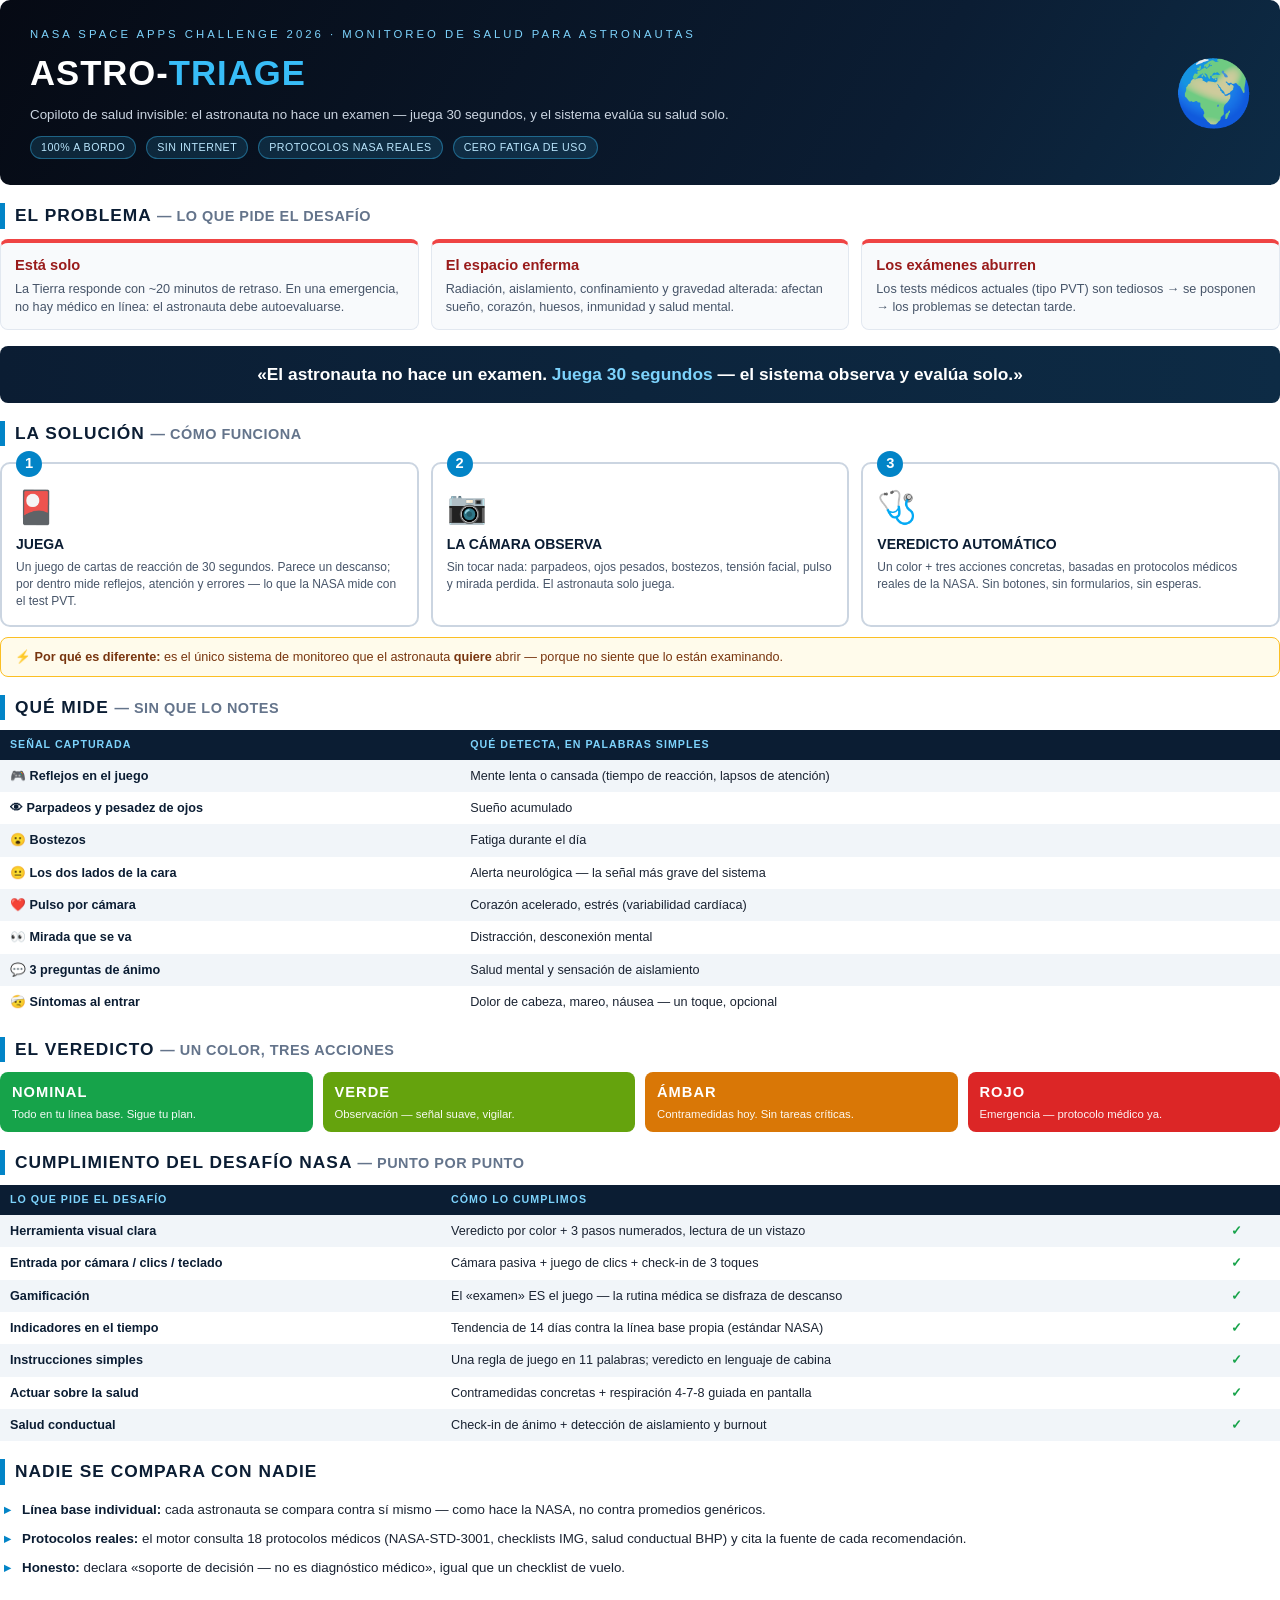
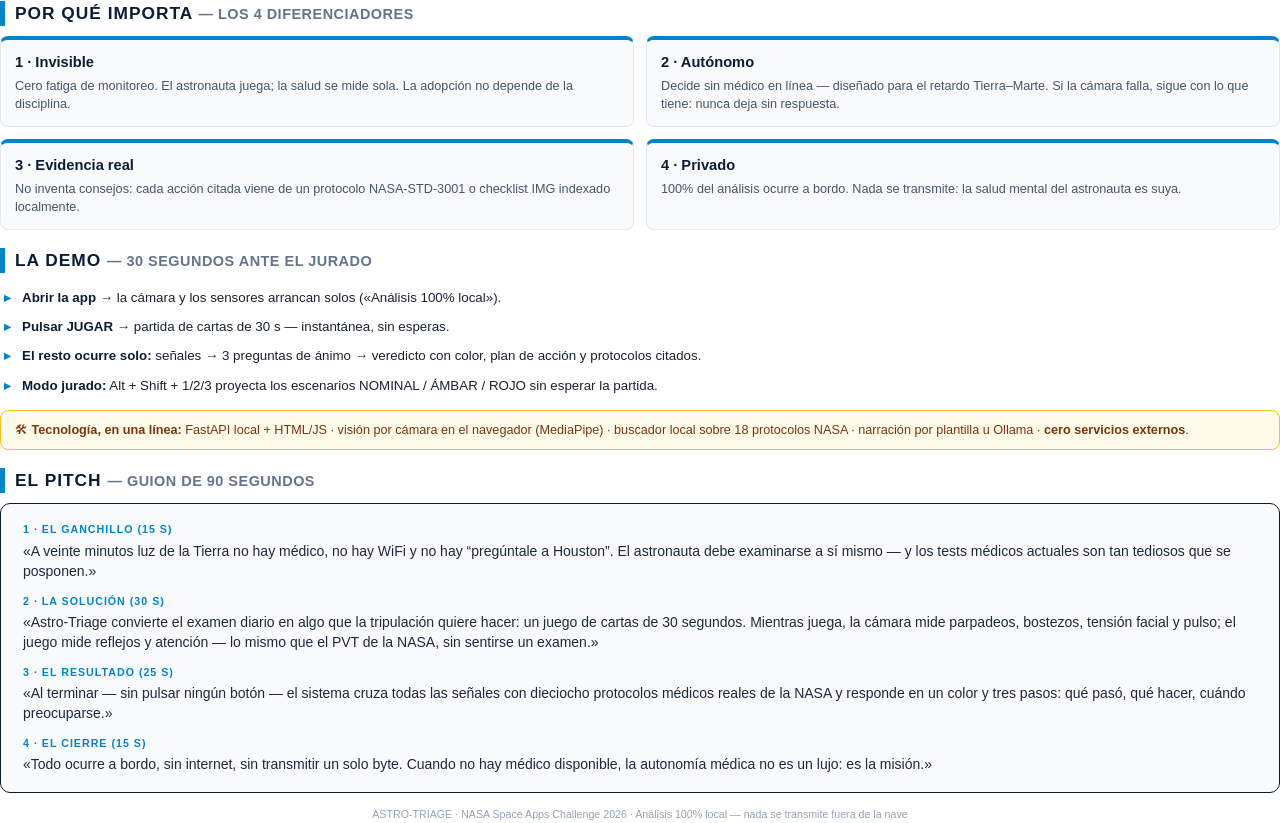
<file: docs/pitch.html>
<!DOCTYPE html>
<html lang="es">
<head>
<meta charset="UTF-8">
<title>Astro-Triage — Documento de presentación</title>
<style>
  @page { size: A4; margin: 14mm; }
  * { margin: 0; padding: 0; box-sizing: border-box; }
  body {
    font-family: "Segoe UI", Arial, sans-serif;
    color: #1a2332; font-size: 10.5pt; line-height: 1.45;
    -webkit-print-color-adjust: exact; print-color-adjust: exact;
  }
  .page { page-break-after: always; }
  .page:last-child { page-break-after: auto; }

  /* ---------- Portada / cabecera de página ---------- */
  .cover-band {
    background: linear-gradient(120deg, #060a14 0%, #0b1d33 70%, #0d2b45 100%);
    color: #fff; border-radius: 10px; padding: 26px 30px; margin-bottom: 18px;
    position: relative; overflow: hidden;
  }
  .cover-band::after {
    content: "🌍"; position: absolute; right: 26px; top: 50%;
    transform: translateY(-50%); font-size: 64px; opacity: .9;
  }
  .cover-band .kicker {
    font-size: 8.5pt; letter-spacing: 3px; color: #7dd3fc;
    text-transform: uppercase; margin-bottom: 6px;
  }
  .cover-band h1 { font-size: 26pt; letter-spacing: 1px; font-weight: 800; }
  .cover-band h1 span { color: #38bdf8; }
  .cover-band p { color: #cbd5e1; margin-top: 6px; font-size: 10pt; max-width: 75%; }
  .meta {
    display: flex; gap: 10px; margin-top: 12px; flex-wrap: wrap;
  }
  .meta span {
    background: rgba(56,189,248,.15); border: 1px solid rgba(56,189,248,.4);
    color: #bae6fd; font-size: 8pt; padding: 3px 10px; border-radius: 20px;
    letter-spacing: .5px;
  }

  h2.sec {
    font-size: 13pt; font-weight: 800; letter-spacing: 1px; color: #0b1d33;
    border-left: 5px solid #0284c7; padding-left: 10px;
    margin: 18px 0 10px; text-transform: uppercase;
  }
  h2.sec small { color: #64748b; font-weight: 600; letter-spacing: .5px; }

  /* ---------- Caja problema ---------- */
  .problem {
    display: grid; grid-template-columns: repeat(3, 1fr); gap: 12px;
  }
  .pcard {
    background: #f8fafc; border: 1px solid #e2e8f0; border-top: 4px solid #ef4444;
    border-radius: 8px; padding: 12px 14px;
  }
  .pcard b { display: block; font-size: 11pt; margin-bottom: 4px; color: #991b1b; }
  .pcard p { font-size: 9.5pt; color: #475569; }

  .hook {
    background: linear-gradient(90deg, #0b1d33, #0d2b45); color: #fff;
    border-radius: 8px; padding: 16px 20px; margin: 16px 0;
    font-size: 13pt; font-weight: 700; text-align: center;
  }
  .hook em { color: #7dd3fc; font-style: normal; }

  /* ---------- 3 pasos ---------- */
  .steps { display: grid; grid-template-columns: repeat(3, 1fr); gap: 12px; }
  .step {
    background: #fff; border: 2px solid #cbd5e1; border-radius: 10px;
    padding: 14px; position: relative;
  }
  .step .n {
    position: absolute; top: -13px; left: 14px; background: #0284c7; color: #fff;
    font-weight: 800; font-size: 11pt; width: 26px; height: 26px; border-radius: 50%;
    display: flex; align-items: center; justify-content: center;
  }
  .step .icon { font-size: 24pt; margin: 6px 0 4px; }
  .step b { display: block; font-size: 10.5pt; margin-bottom: 4px; color: #0b1d33; }
  .step p { font-size: 9pt; color: #475569; }

  /* ---------- Tablas ---------- */
  table { width: 100%; border-collapse: collapse; margin: 8px 0; }
  th, td { text-align: left; padding: 7px 10px; font-size: 9.5pt; }
  th { background: #0b1d33; color: #7dd3fc; text-transform: uppercase;
       font-size: 8pt; letter-spacing: 1px; }
  tr:nth-child(even) td { background: #f1f5f9; }
  td:first-child { font-weight: 700; color: #0b1d33; }
  .check { color: #16a34a; font-weight: 800; }

  /* ---------- Niveles ---------- */
  .levels { display: grid; grid-template-columns: repeat(4, 1fr); gap: 10px; margin-top: 8px; }
  .lvl { border-radius: 8px; padding: 10px 12px; color: #fff; }
  .lvl b { font-size: 11pt; letter-spacing: 1px; display: block; margin-bottom: 3px; }
  .lvl p { font-size: 8.5pt; opacity: .95; }
  .lvl.g { background: #16a34a; } .lvl.l { background: #65a30d; }
  .lvl.a { background: #d97706; } .lvl.r { background: #dc2626; }

  /* ---------- Bullets cortos ---------- */
  ul.short { list-style: none; }
  ul.short li { padding: 5px 0 5px 22px; position: relative; font-size: 10pt; }
  ul.short li::before { content: "▸"; position: absolute; left: 4px; color: #0284c7; font-weight: 800; }
  ul.short li b { color: #0b1d33; }

  .note {
    background: #fffbeb; border: 1px solid #fbbf24; border-radius: 8px;
    padding: 10px 14px; font-size: 9.5pt; color: #78350f; margin-top: 10px;
  }

  /* ---------- Pitch ---------- */
  .pitch {
    background: #f8fafc; border: 1.5px solid #0b1d33; border-radius: 10px;
    padding: 18px 22px; font-size: 10.5pt; color: #1e293b;
  }
  .pitch p { margin-bottom: 12px; }
  .pitch p:last-child { margin: 0; }
  .pitch .cue { color: #0284c7; font-weight: 800; font-size: 8pt;
    letter-spacing: 1px; text-transform: uppercase; display: block; margin-bottom: 3px; }

  .footer { margin-top: 14px; text-align: center; font-size: 8pt; color: #94a3b8; }
  .two-col { display: grid; grid-template-columns: 1fr 1fr; gap: 16px; }
</style>
</head>
<body>

<!-- ============ PÁGINA 1 — PROBLEMA + SOLUCIÓN ============ -->
<div class="page">
  <div class="cover-band">
    <div class="kicker">NASA Space Apps Challenge 2026 · Monitoreo de salud para astronautas</div>
    <h1>ASTRO-<span>TRIAGE</span></h1>
    <p>Copiloto de salud invisible: el astronauta no hace un examen — juega 30 segundos, y el sistema evalúa su salud solo.</p>
    <div class="meta">
      <span>100% A BORDO</span><span>SIN INTERNET</span><span>PROTOCOLOS NASA REALES</span><span>CERO FATIGA DE USO</span>
    </div>
  </div>

  <h2 class="sec">El problema <small>— lo que pide el desafío</small></h2>
  <div class="problem">
    <div class="pcard">
      <b>Está solo</b>
      <p>La Tierra responde con ~20 minutos de retraso. En una emergencia, no hay médico en línea: el astronauta debe autoevaluarse.</p>
    </div>
    <div class="pcard">
      <b>El espacio enferma</b>
      <p>Radiación, aislamiento, confinamiento y gravedad alterada: afectan sueño, corazón, huesos, inmunidad y salud mental.</p>
    </div>
    <div class="pcard">
      <b>Los exámenes aburren</b>
      <p>Los tests médicos actuales (tipo PVT) son tediosos → se posponen → los problemas se detectan tarde.</p>
    </div>
  </div>

  <div class="hook">«El astronauta no hace un examen. <em>Juega 30 segundos</em> — el sistema observa y evalúa solo.»</div>

  <h2 class="sec">La solución <small>— cómo funciona</small></h2>
  <div class="steps" style="margin-top:16px">
    <div class="step">
      <div class="n">1</div>
      <div class="icon">🎴</div>
      <b>JUEGA</b>
      <p>Un juego de cartas de reacción de 30 segundos. Parece un descanso; por dentro mide reflejos, atención y errores — lo que la NASA mide con el test PVT.</p>
    </div>
    <div class="step">
      <div class="n">2</div>
      <div class="icon">📷</div>
      <b>LA CÁMARA OBSERVA</b>
      <p>Sin tocar nada: parpadeos, ojos pesados, bostezos, tensión facial, pulso y mirada perdida. El astronauta solo juega.</p>
    </div>
    <div class="step">
      <div class="n">3</div>
      <div class="icon">🩺</div>
      <b>VEREDICTO AUTOMÁTICO</b>
      <p>Un color + tres acciones concretas, basadas en protocolos médicos reales de la NASA. Sin botones, sin formularios, sin esperas.</p>
    </div>
  </div>

  <div class="note">⚡ <b>Por qué es diferente:</b> es el único sistema de monitoreo que el astronauta <b>quiere</b> abrir — porque no siente que lo están examinando.</div>
</div>

<!-- ============ PÁGINA 2 — QUÉ MIDE + CUMPLIMIENTO DEL DESAFÍO ============ -->
<div class="page">
  <h2 class="sec">Qué mide <small>— sin que lo notes</small></h2>
  <table>
    <tr><th>Señal capturada</th><th>Qué detecta, en palabras simples</th></tr>
    <tr><td>🎮 Reflejos en el juego</td><td>Mente lenta o cansada (tiempo de reacción, lapsos de atención)</td></tr>
    <tr><td>👁 Parpadeos y pesadez de ojos</td><td>Sueño acumulado</td></tr>
    <tr><td>😮 Bostezos</td><td>Fatiga durante el día</td></tr>
    <tr><td>😐 Los dos lados de la cara</td><td>Alerta neurológica — la señal más grave del sistema</td></tr>
    <tr><td>❤️ Pulso por cámara</td><td>Corazón acelerado, estrés (variabilidad cardíaca)</td></tr>
    <tr><td>👀 Mirada que se va</td><td>Distracción, desconexión mental</td></tr>
    <tr><td>💬 3 preguntas de ánimo</td><td>Salud mental y sensación de aislamiento</td></tr>
    <tr><td>🤕 Síntomas al entrar</td><td>Dolor de cabeza, mareo, náusea — un toque, opcional</td></tr>
  </table>

  <h2 class="sec">El veredicto <small>— un color, tres acciones</small></h2>
  <div class="levels">
    <div class="lvl g"><b>NOMINAL</b><p>Todo en tu línea base. Sigue tu plan.</p></div>
    <div class="lvl l"><b>VERDE</b><p>Observación — señal suave, vigilar.</p></div>
    <div class="lvl a"><b>ÁMBAR</b><p>Contramedidas hoy. Sin tareas críticas.</p></div>
    <div class="lvl r"><b>ROJO</b><p>Emergencia — protocolo médico ya.</p></div>
  </div>

  <h2 class="sec">Cumplimiento del desafío NASA <small>— punto por punto</small></h2>
  <table>
    <tr><th>Lo que pide el desafío</th><th>Cómo lo cumplimos</th><th></th></tr>
    <tr><td>Herramienta visual clara</td><td>Veredicto por color + 3 pasos numerados, lectura de un vistazo</td><td class="check">✓</td></tr>
    <tr><td>Entrada por cámara / clics / teclado</td><td>Cámara pasiva + juego de clics + check-in de 3 toques</td><td class="check">✓</td></tr>
    <tr><td>Gamificación</td><td>El «examen» ES el juego — la rutina médica se disfraza de descanso</td><td class="check">✓</td></tr>
    <tr><td>Indicadores en el tiempo</td><td>Tendencia de 14 días contra la línea base propia (estándar NASA)</td><td class="check">✓</td></tr>
    <tr><td>Instrucciones simples</td><td>Una regla de juego en 11 palabras; veredicto en lenguaje de cabina</td><td class="check">✓</td></tr>
    <tr><td>Actuar sobre la salud</td><td>Contramedidas concretas + respiración 4-7-8 guiada en pantalla</td><td class="check">✓</td></tr>
    <tr><td>Salud conductual</td><td>Check-in de ánimo + detección de aislamiento y burnout</td><td class="check">✓</td></tr>
  </table>

  <h2 class="sec">Nadie se compara con nadie</h2>
  <ul class="short">
    <li><b>Línea base individual:</b> cada astronauta se compara contra sí mismo — como hace la NASA, no contra promedios genéricos.</li>
    <li><b>Protocolos reales:</b> el motor consulta 18 protocolos médicos (NASA-STD-3001, checklists IMG, salud conductual BHP) y cita la fuente de cada recomendación.</li>
    <li><b>Honesto:</b> declara «soporte de decisión — no es diagnóstico médico», igual que un checklist de vuelo.</li>
  </ul>
</div>

<!-- ============ PÁGINA 3 — POR QUÉ GANA + DEMO + PITCH ============ -->
<div class="page">
  <h2 class="sec">Por qué importa <small>— los 4 diferenciadores</small></h2>
  <div class="problem" style="grid-template-columns:1fr 1fr">
    <div class="pcard" style="border-top-color:#0284c7">
      <b style="color:#0b1d33">1 · Invisible</b>
      <p>Cero fatiga de monitoreo. El astronauta juega; la salud se mide sola. La adopción no depende de la disciplina.</p>
    </div>
    <div class="pcard" style="border-top-color:#0284c7">
      <b style="color:#0b1d33">2 · Autónomo</b>
      <p>Decide sin médico en línea — diseñado para el retardo Tierra–Marte. Si la cámara falla, sigue con lo que tiene: nunca deja sin respuesta.</p>
    </div>
    <div class="pcard" style="border-top-color:#0284c7">
      <b style="color:#0b1d33">3 · Evidencia real</b>
      <p>No inventa consejos: cada acción citada viene de un protocolo NASA-STD-3001 o checklist IMG indexado localmente.</p>
    </div>
    <div class="pcard" style="border-top-color:#0284c7">
      <b style="color:#0b1d33">4 · Privado</b>
      <p>100% del análisis ocurre a bordo. Nada se transmite: la salud mental del astronauta es suya.</p>
    </div>
  </div>

  <h2 class="sec">La demo <small>— 30 segundos ante el jurado</small></h2>
  <ul class="short">
    <li><b>Abrir la app</b> → la cámara y los sensores arrancan solos («Análisis 100% local»).</li>
    <li><b>Pulsar JUGAR</b> → partida de cartas de 30 s — instantánea, sin esperas.</li>
    <li><b>El resto ocurre solo:</b> señales → 3 preguntas de ánimo → veredicto con color, plan de acción y protocolos citados.</li>
    <li><b>Modo jurado:</b> Alt + Shift + 1/2/3 proyecta los escenarios NOMINAL / ÁMBAR / ROJO sin esperar la partida.</li>
  </ul>

  <div class="note">🛠 <b>Tecnología, en una línea:</b> FastAPI local + HTML/JS · visión por cámara en el navegador (MediaPipe) · buscador local sobre 18 protocolos NASA · narración por plantilla u Ollama · <b>cero servicios externos</b>.</div>

  <h2 class="sec">El pitch <small>— guion de 90 segundos</small></h2>
  <div class="pitch">
    <p><span class="cue">1 · El ganchillo (15 s)</span>
    «A veinte minutos luz de la Tierra no hay médico, no hay WiFi y no hay “pregúntale a Houston”. El astronauta debe examinarse a sí mismo — y los tests médicos actuales son tan tediosos que se posponen.»</p>
    <p><span class="cue">2 · La solución (30 s)</span>
    «Astro-Triage convierte el examen diario en algo que la tripulación quiere hacer: un juego de cartas de 30 segundos. Mientras juega, la cámara mide parpadeos, bostezos, tensión facial y pulso; el juego mide reflejos y atención — lo mismo que el PVT de la NASA, sin sentirse un examen.»</p>
    <p><span class="cue">3 · El resultado (25 s)</span>
    «Al terminar — sin pulsar ningún botón — el sistema cruza todas las señales con dieciocho protocolos médicos reales de la NASA y responde en un color y tres pasos: qué pasó, qué hacer, cuándo preocuparse.»</p>
    <p><span class="cue">4 · El cierre (15 s)</span>
    «Todo ocurre a bordo, sin internet, sin transmitir un solo byte. Cuando no hay médico disponible, la autonomía médica no es un lujo: es la misión.»</p>
  </div>

  <div class="footer">ASTRO-TRIAGE · NASA Space Apps Challenge 2026 · Análisis 100% local — nada se transmite fuera de la nave</div>
</div>

</body>
</html>
</file>
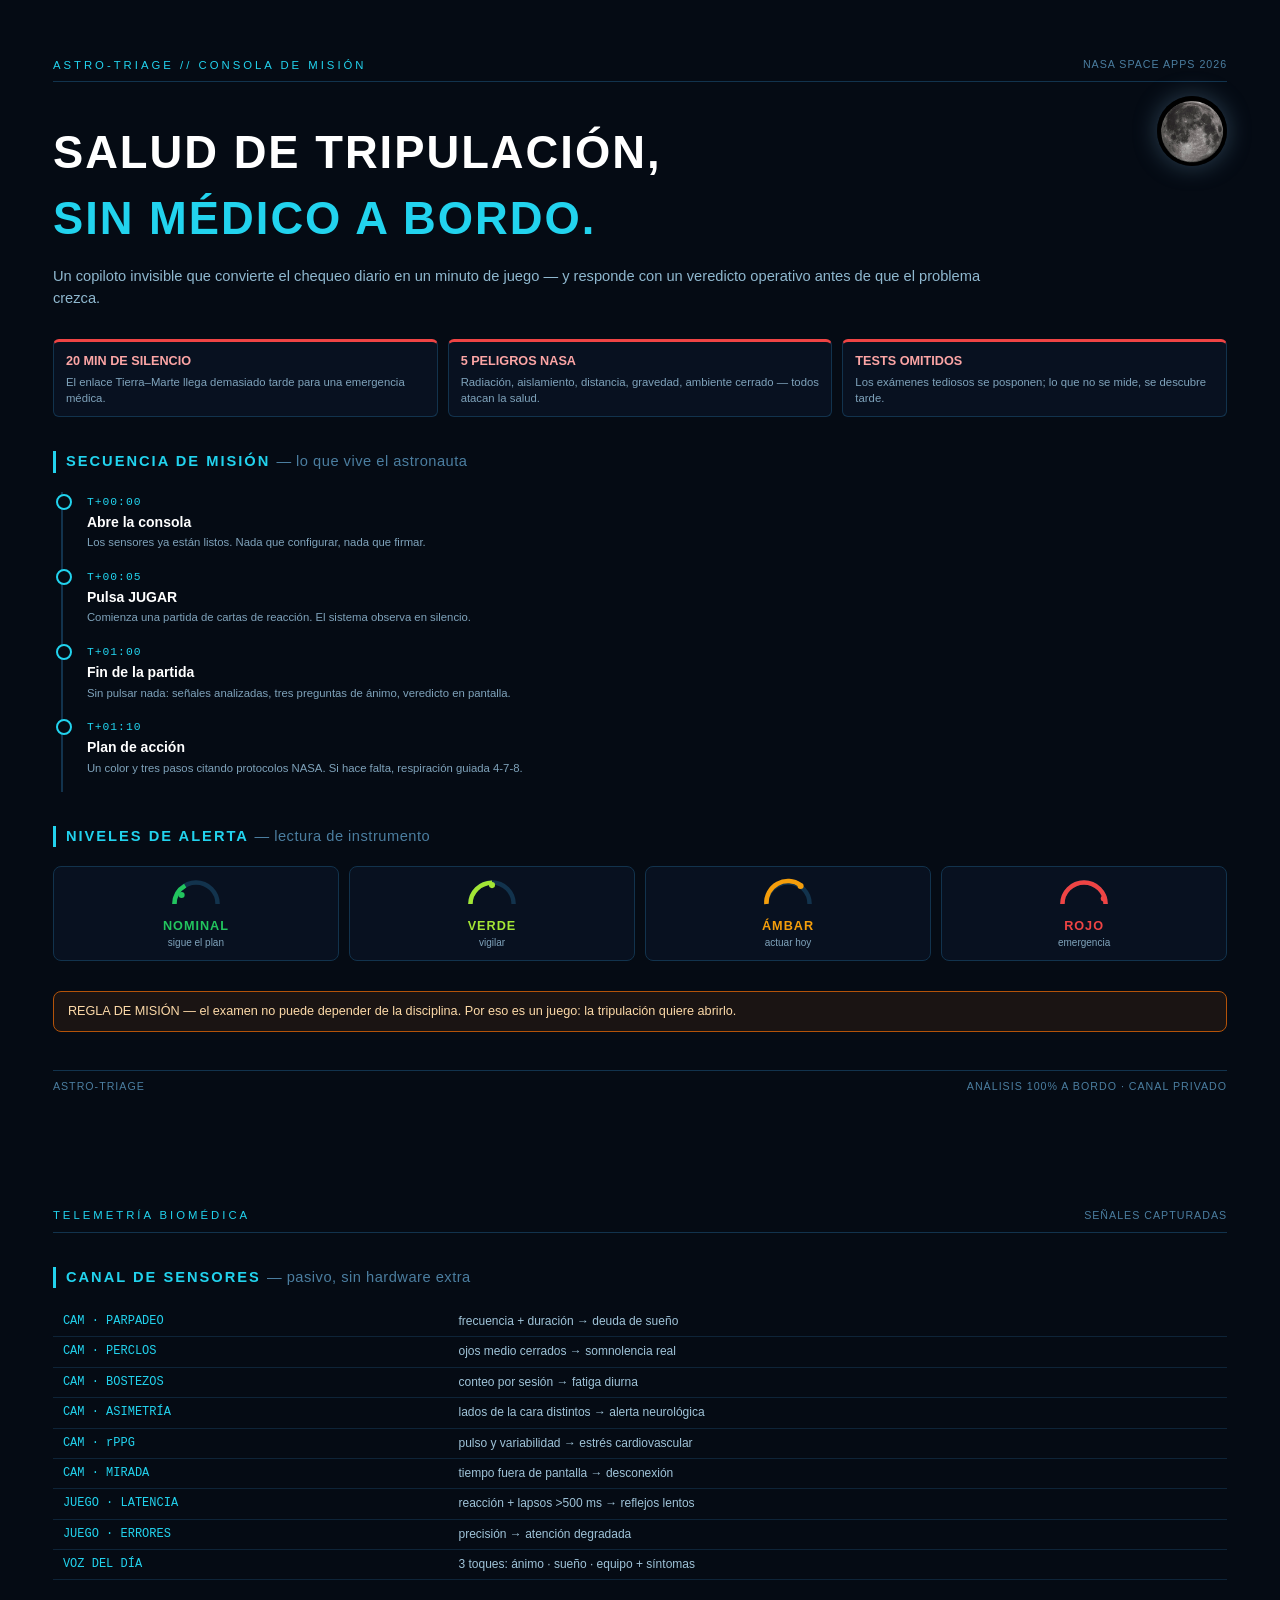
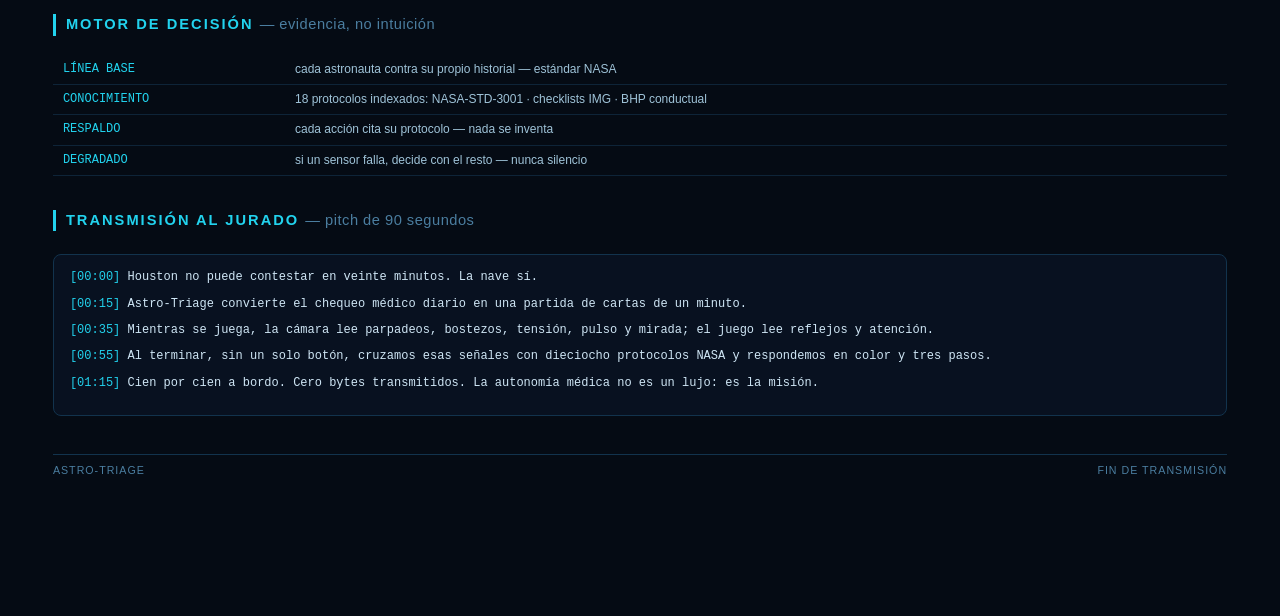
<file: docs/pitch_v2.html>
<!DOCTYPE html>
<html lang="es">
<head>
<meta charset="UTF-8">
<title>Astro-Triage — Mission Control</title>
<style>
  @page { size: A4; margin: 0; }
  * { margin:0; padding:0; box-sizing:border-box; }
  body { font-family:"Segoe UI",Arial,sans-serif; background:#050b14; color:#cfe6f5;
         font-size:9.5pt; line-height:1.45; -webkit-print-color-adjust:exact; print-color-adjust:exact; }
  .page { page-break-after:always; padding:15mm 14mm; min-height:282mm; }
  .page:last-child { page-break-after:auto; }
  .mono { font-family:Consolas,"Courier New",monospace; }

  .topbar { display:flex; justify-content:space-between; align-items:center;
            border-bottom:1px solid #12334d; padding-bottom:8px; margin-bottom:14px; }
  .topbar .l { color:#22d3ee; font-size:8.5pt; letter-spacing:3px; }
  .topbar .r { color:#4b7ea0; font-size:8pt; letter-spacing:1px; }

  h1 { font-size:34pt; font-weight:800; letter-spacing:2px; color:#fff; margin:10mm 0 4mm; }
  h1 em { font-style:normal; color:#22d3ee; }
  .lede { font-size:11pt; color:#8fb8cf; max-width:80%; margin-bottom:8mm; }

  .threat { display:grid; grid-template-columns:repeat(3,1fr); gap:10px; margin-top:6mm; }
  .t { border:1px solid #12334d; border-top:3px solid #ef4444; border-radius:6px;
       padding:10px 12px; background:#081120; }
  .t b { color:#fca5a5; display:block; font-size:9.5pt; margin-bottom:3px; }
  .t p { font-size:8.5pt; color:#7fa3bb; }

  h2 { font-size:11pt; color:#22d3ee; letter-spacing:2px; text-transform:uppercase;
       border-left:3px solid #22d3ee; padding-left:10px; margin:9mm 0 5mm; }
  h2 .sub { color:#4b7ea0; font-weight:400; letter-spacing:.5px; text-transform:none; }

  /* secuencia T-minus */
  .seq { border-left:2px solid #12334d; margin-left:8px; }
  .ev { position:relative; padding:0 0 16px 24px; }
  .ev::before { content:""; position:absolute; left:-7px; top:2px; width:12px; height:12px;
                border-radius:50%; background:#050b14; border:2px solid #22d3ee; }
  .ev .t0 { font-family:Consolas,monospace; color:#22d3ee; font-size:8.5pt; letter-spacing:1px; }
  .ev b { color:#fff; font-size:10.5pt; display:block; margin:2px 0; }
  .ev p { font-size:8.5pt; color:#7fa3bb; max-width:88%; }

  /* telemetría */
  .tele { width:100%; border-collapse:collapse; }
  .tele td { border-bottom:1px solid #0e2438; padding:6px 10px; font-size:9pt; }
  .tele td:first-child { color:#22d3ee; font-family:Consolas,monospace; white-space:nowrap; }
  .tele td:last-child { color:#9fc3d8; }

  /* medidores */
  .gauges { display:grid; grid-template-columns:repeat(4,1fr); gap:10px; }
  .g { text-align:center; border:1px solid #12334d; border-radius:8px; padding:10px 6px; background:#081120; }
  .g b { display:block; font-size:9.5pt; letter-spacing:1px; margin-top:4px; }
  .g span { font-size:7.5pt; color:#7fa3bb; display:block; }

  .callout { border:1px solid #b45309; background:rgba(180,83,9,.12); border-radius:8px;
             padding:10px 14px; margin-top:8mm; font-size:9.5pt; color:#fcd9a8; }

  .transcript { border:1px solid #12334d; border-radius:8px; background:#081120; padding:14px 16px; margin-top:6mm; }
  .transcript .line { font-family:Consolas,monospace; font-size:9pt; margin-bottom:9px; color:#cfe6f5; }
  .transcript .who { color:#22d3ee; }
  .moon { float:right; width:70px; height:70px; border-radius:50%; object-fit:cover;
          margin-left:14px; box-shadow:0 0 24px rgba(120,170,200,.35); }
  .foot { margin-top:10mm; border-top:1px solid #12334d; padding-top:8px;
          color:#4b7ea0; font-size:8pt; letter-spacing:1px; display:flex; justify-content:space-between; }
</style>
</head>
<body>

<div class="page">
  <div class="topbar"><span class="l">ASTRO-TRIAGE // CONSOLA DE MISIÓN</span><span class="r">NASA SPACE APPS 2026</span></div>

  <img class="moon" src="../frontend/assets/moon.jpg" alt="">
  <h1>SALUD DE TRIPULACIÓN,<br><em>SIN MÉDICO A BORDO.</em></h1>
  <p class="lede">Un copiloto invisible que convierte el chequeo diario en un minuto de juego — y responde con un veredicto operativo antes de que el problema crezca.</p>

  <div class="threat">
    <div class="t"><b>20 MIN DE SILENCIO</b><p>El enlace Tierra–Marte llega demasiado tarde para una emergencia médica.</p></div>
    <div class="t"><b>5 PELIGROS NASA</b><p>Radiación, aislamiento, distancia, gravedad, ambiente cerrado — todos atacan la salud.</p></div>
    <div class="t"><b>TESTS OMITIDOS</b><p>Los exámenes tediosos se posponen; lo que no se mide, se descubre tarde.</p></div>
  </div>

  <h2>Secuencia de misión <span class="sub">— lo que vive el astronauta</span></h2>
  <div class="seq">
    <div class="ev"><span class="t0">T+00:00</span><b>Abre la consola</b><p>Los sensores ya están listos. Nada que configurar, nada que firmar.</p></div>
    <div class="ev"><span class="t0">T+00:05</span><b>Pulsa JUGAR</b><p>Comienza una partida de cartas de reacción. El sistema observa en silencio.</p></div>
    <div class="ev"><span class="t0">T+01:00</span><b>Fin de la partida</b><p>Sin pulsar nada: señales analizadas, tres preguntas de ánimo, veredicto en pantalla.</p></div>
    <div class="ev"><span class="t0">T+01:10</span><b>Plan de acción</b><p>Un color y tres pasos citando protocolos NASA. Si hace falta, respiración guiada 4-7-8.</p></div>
  </div>

  <h2>Niveles de alerta <span class="sub">— lectura de instrumento</span></h2>
  <div class="gauges">
    <div class="g"><svg viewBox="0 0 60 34" width="54"><path d="M6 30 A24 24 0 0 1 54 30" fill="none" stroke="#12334d" stroke-width="5"/><path d="M6 30 A24 24 0 0 1 18 9.6" fill="none" stroke="#22c55e" stroke-width="5"/><circle cx="14" cy="20" r="3.4" fill="#22c55e"/></svg><b style="color:#22c55e">NOMINAL</b><span>sigue el plan</span></div>
    <div class="g"><svg viewBox="0 0 60 34" width="54"><path d="M6 30 A24 24 0 0 1 54 30" fill="none" stroke="#12334d" stroke-width="5"/><path d="M6 30 A24 24 0 0 1 30 6.4" fill="none" stroke="#a3e635" stroke-width="5"/><circle cx="30" cy="9" r="3.4" fill="#a3e635"/></svg><b style="color:#a3e635">VERDE</b><span>vigilar</span></div>
    <div class="g"><svg viewBox="0 0 60 34" width="54"><path d="M6 30 A24 24 0 0 1 54 30" fill="none" stroke="#12334d" stroke-width="5"/><path d="M6 30 A24 24 0 0 1 44 9" fill="none" stroke="#f59e0b" stroke-width="5"/><circle cx="44" cy="10" r="3.4" fill="#f59e0b"/></svg><b style="color:#f59e0b">ÁMBAR</b><span>actuar hoy</span></div>
    <div class="g"><svg viewBox="0 0 60 34" width="54"><path d="M6 30 A24 24 0 0 1 54 30" fill="none" stroke="#12334d" stroke-width="5"/><path d="M6 30 A24 24 0 0 1 54 30" fill="none" stroke="#ef4444" stroke-width="5"/><circle cx="52" cy="24" r="3.4" fill="#ef4444"/></svg><b style="color:#ef4444">ROJO</b><span>emergencia</span></div>
  </div>

  <div class="callout">REGLA DE MISIÓN — el examen no puede depender de la disciplina. Por eso es un juego: la tripulación quiere abrirlo.</div>

  <div class="foot"><span>ASTRO-TRIAGE</span><span>ANÁLISIS 100% A BORDO · CANAL PRIVADO</span></div>
</div>

<div class="page">
  <div class="topbar"><span class="l">TELEMETRÍA BIOMÉDICA</span><span class="r">SEÑALES CAPTURADAS</span></div>

  <h2>Canal de sensores <span class="sub">— pasivo, sin hardware extra</span></h2>
  <table class="tele">
    <tr><td>CAM · PARPADEO</td><td>frecuencia + duración → deuda de sueño</td></tr>
    <tr><td>CAM · PERCLOS</td><td>ojos medio cerrados → somnolencia real</td></tr>
    <tr><td>CAM · BOSTEZOS</td><td>conteo por sesión → fatiga diurna</td></tr>
    <tr><td>CAM · ASIMETRÍA</td><td>lados de la cara distintos → alerta neurológica</td></tr>
    <tr><td>CAM · rPPG</td><td>pulso y variabilidad → estrés cardiovascular</td></tr>
    <tr><td>CAM · MIRADA</td><td>tiempo fuera de pantalla → desconexión</td></tr>
    <tr><td>JUEGO · LATENCIA</td><td>reacción + lapsos &gt;500 ms → reflejos lentos</td></tr>
    <tr><td>JUEGO · ERRORES</td><td>precisión → atención degradada</td></tr>
    <tr><td>VOZ DEL DÍA</td><td>3 toques: ánimo · sueño · equipo + síntomas</td></tr>
  </table>

  <h2>Motor de decisión <span class="sub">— evidencia, no intuición</span></h2>
  <table class="tele">
    <tr><td>LÍNEA BASE</td><td>cada astronauta contra su propio historial — estándar NASA</td></tr>
    <tr><td>CONOCIMIENTO</td><td>18 protocolos indexados: NASA-STD-3001 · checklists IMG · BHP conductual</td></tr>
    <tr><td>RESPALDO</td><td>cada acción cita su protocolo — nada se inventa</td></tr>
    <tr><td>DEGRADADO</td><td>si un sensor falla, decide con el resto — nunca silencio</td></tr>
  </table>

  <h2>Transmisión al jurado <span class="sub">— pitch de 90 segundos</span></h2>
  <div class="transcript">
    <div class="line"><span class="who">[00:00]</span> Houston no puede contestar en veinte minutos. La nave sí.</div>
    <div class="line"><span class="who">[00:15]</span> Astro-Triage convierte el chequeo médico diario en una partida de cartas de un minuto.</div>
    <div class="line"><span class="who">[00:35]</span> Mientras se juega, la cámara lee parpadeos, bostezos, tensión, pulso y mirada; el juego lee reflejos y atención.</div>
    <div class="line"><span class="who">[00:55]</span> Al terminar, sin un solo botón, cruzamos esas señales con dieciocho protocolos NASA y respondemos en color y tres pasos.</div>
    <div class="line"><span class="who">[01:15]</span> Cien por cien a bordo. Cero bytes transmitidos. La autonomía médica no es un lujo: es la misión.</div>
  </div>

  <div class="foot"><span>ASTRO-TRIAGE</span><span>FIN DE TRANSMISIÓN</span></div>
</div>

</body>
</html>
</file>
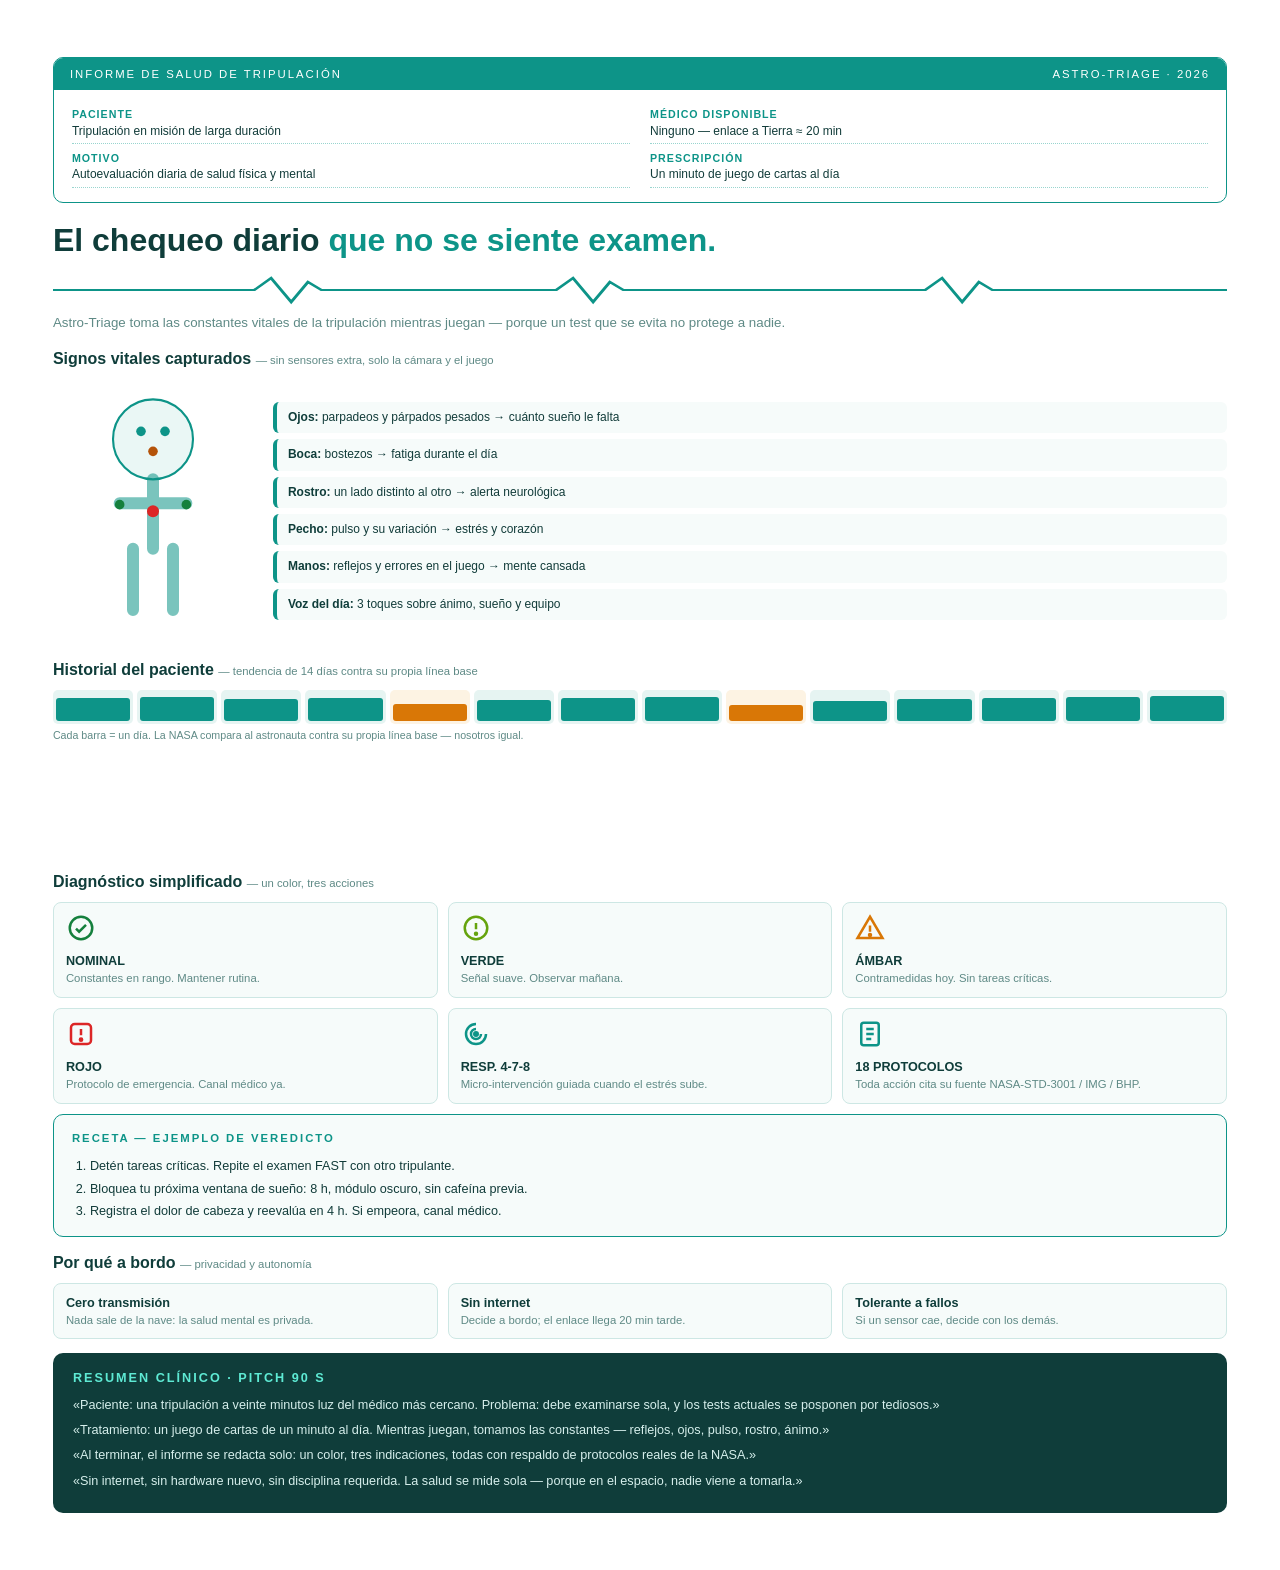
<file: docs/pitch_v3.html>
<!DOCTYPE html>
<html lang="es">
<head>
<meta charset="UTF-8">
<title>Astro-Triage — Informe de vuelo</title>
<style>
  @page { size: A4; margin: 0; }
  * { margin:0; padding:0; box-sizing:border-box; }
  body { font-family:"Segoe UI",Arial,sans-serif; color:#123c3a; font-size:9.5pt; line-height:1.45;
         -webkit-print-color-adjust:exact; print-color-adjust:exact; }
  .page { page-break-after:always; padding:15mm 14mm; }
  .page:last-child { page-break-after:auto; }

  /* ficha médica */
  .chart { border:1.5px solid #0d9488; border-radius:10px; overflow:hidden; margin-bottom:14px; }
  .chart-head { background:#0d9488; color:#fff; padding:8px 16px; display:flex;
                justify-content:space-between; font-size:8.5pt; letter-spacing:2px; }
  .chart-body { padding:14px 18px; display:grid; grid-template-columns:1fr 1fr; gap:4px 20px; }
  .chart-body .f { font-size:9pt; padding:3px 0; border-bottom:1px dotted #99d5cf; }
  .chart-body .f b { color:#0d9488; font-size:8pt; letter-spacing:1px; display:block; }

  h1 { font-size:24pt; color:#0f3d3a; font-weight:800; }
  h1 em { font-style:normal; color:#0d9488; }

  .ekg { display:block; margin:10px 0 6px; }

  h2 { font-size:12pt; color:#0f3d3a; margin:14px 0 8px; }
  h2 small { color:#5f8a86; font-weight:400; font-size:8.5pt; }

  .vital { display:grid; grid-template-columns:repeat(3,1fr); gap:10px; }
  .v { border:1px solid #cde7e4; border-radius:8px; padding:10px 12px; background:#f6fbfa; }
  .v .ic { margin-bottom:4px; }
  .v b { display:block; color:#0f3d3a; font-size:9.5pt; }
  .v p { font-size:8.5pt; color:#5f8a86; }

  .body-grid { display:grid; grid-template-columns:200px 1fr; gap:20px; align-items:center; }
  .slist { display:grid; gap:6px; }
  .s { background:#f6fbfa; border-left:4px solid #0d9488; border-radius:6px; padding:7px 11px; font-size:9pt; }
  .s b { color:#0f3d3a; }

  /* calendario 14 días */
  .days { display:grid; grid-template-columns:repeat(14,1fr); gap:4px; margin-top:6px; }
  .day { height:34px; border-radius:5px; display:flex; align-items:flex-end; padding:3px; }
  .day i { display:block; width:100%; border-radius:3px; }
  .cap { font-size:8pt; color:#5f8a86; margin-top:4px; }

  .rx { border:1.5px solid #0d9488; border-radius:10px; padding:14px 18px; margin-top:10px; background:#f6fbfa; }
  .rx .tag { color:#0d9488; font-weight:800; letter-spacing:2px; font-size:8.5pt; }
  .rx ol { margin:8px 0 0 18px; font-size:9.5pt; }
  .rx li { padding:2px 0; }

  .summary { background:#0f3d3a; color:#d6efec; border-radius:10px; padding:16px 20px; margin-top:14px; }
  .summary h3 { color:#5eead4; font-size:9.5pt; letter-spacing:2px; margin-bottom:8px; }
  .summary p { font-size:9.5pt; margin-bottom:7px; }
</style>
</head>
<body>

<div class="page">
  <div class="chart">
    <div class="chart-head"><span>INFORME DE SALUD DE TRIPULACIÓN</span><span>ASTRO-TRIAGE · 2026</span></div>
    <div class="chart-body">
      <div class="f"><b>PACIENTE</b>Tripulación en misión de larga duración</div>
      <div class="f"><b>MÉDICO DISPONIBLE</b>Ninguno — enlace a Tierra ≈ 20 min</div>
      <div class="f"><b>MOTIVO</b>Autoevaluación diaria de salud física y mental</div>
      <div class="f"><b>PRESCRIPCIÓN</b>Un minuto de juego de cartas al día</div>
    </div>
  </div>

  <h1>El chequeo diario <em>que no se siente examen.</em></h1>
  <svg class="ekg" width="100%" height="34" viewBox="0 0 700 34" preserveAspectRatio="none">
    <path d="M0 17 H120 l10-12 12 24 10-20 8 8 H300 l10-12 12 24 10-20 8 8 H520 l10-12 12 24 10-20 8 8 H700"
          fill="none" stroke="#0d9488" stroke-width="2"/>
  </svg>
  <p style="font-size:10pt;color:#5f8a86;max-width:90%">Astro-Triage toma las constantes vitales de la tripulación mientras juegan — porque un test que se evita no protege a nadie.</p>

  <h2>Signos vitales capturados <small>— sin sensores extra, solo la cámara y el juego</small></h2>
  <div class="body-grid">
    <svg viewBox="0 0 150 200">
      <circle cx="75" cy="46" r="30" fill="#eaf7f5" stroke="#0d9488" stroke-width="1.6"/>
      <path d="M75 76 v52 M50 94 h50 M60 128 v46 M90 128 v46" stroke="#0d9488" stroke-width="9" stroke-linecap="round" fill="none" opacity=".55"/>
      <circle cx="66" cy="40" r="3.6" fill="#0d9488"/><circle cx="84" cy="40" r="3.6" fill="#0d9488"/>
      <circle cx="75" cy="55" r="3.6" fill="#b45309"/>
      <circle cx="75" cy="100" r="4.5" fill="#dc2626"/>
      <circle cx="50" cy="95" r="3.6" fill="#15803d"/><circle cx="100" cy="95" r="3.6" fill="#15803d"/>
    </svg>
    <div class="slist">
      <div class="s"><b>Ojos:</b> parpadeos y párpados pesados → cuánto sueño le falta</div>
      <div class="s"><b>Boca:</b> bostezos → fatiga durante el día</div>
      <div class="s"><b>Rostro:</b> un lado distinto al otro → alerta neurológica</div>
      <div class="s"><b>Pecho:</b> pulso y su variación → estrés y corazón</div>
      <div class="s"><b>Manos:</b> reflejos y errores en el juego → mente cansada</div>
      <div class="s"><b>Voz del día:</b> 3 toques sobre ánimo, sueño y equipo</div>
    </div>
  </div>

  <h2>Historial del paciente <small>— tendencia de 14 días contra su propia línea base</small></h2>
  <div class="days">
    <div class="day" style="background:#e6f4f2"><i style="height:80%;background:#0d9488"></i></div>
    <div class="day" style="background:#e6f4f2"><i style="height:85%;background:#0d9488"></i></div>
    <div class="day" style="background:#e6f4f2"><i style="height:78%;background:#0d9488"></i></div>
    <div class="day" style="background:#e6f4f2"><i style="height:82%;background:#0d9488"></i></div>
    <div class="day" style="background:#fdf3e3"><i style="height:60%;background:#d97706"></i></div>
    <div class="day" style="background:#e6f4f2"><i style="height:75%;background:#0d9488"></i></div>
    <div class="day" style="background:#e6f4f2"><i style="height:80%;background:#0d9488"></i></div>
    <div class="day" style="background:#e6f4f2"><i style="height:83%;background:#0d9488"></i></div>
    <div class="day" style="background:#fdf3e3"><i style="height:55%;background:#d97706"></i></div>
    <div class="day" style="background:#e6f4f2"><i style="height:70%;background:#0d9488"></i></div>
    <div class="day" style="background:#e6f4f2"><i style="height:78%;background:#0d9488"></i></div>
    <div class="day" style="background:#e6f4f2"><i style="height:82%;background:#0d9488"></i></div>
    <div class="day" style="background:#e6f4f2"><i style="height:85%;background:#0d9488"></i></div>
    <div class="day" style="background:#e6f4f2"><i style="height:88%;background:#0d9488"></i></div>
  </div>
  <p class="cap">Cada barra = un día. La NASA compara al astronauta contra su propia línea base — nosotros igual.</p>
</div>

<div class="page">
  <h2>Diagnóstico simplificado <small>— un color, tres acciones</small></h2>
  <div class="vital">
    <div class="v"><div class="ic"><svg width="30" height="30" viewBox="0 0 24 24" fill="none" stroke="#15803d" stroke-width="2"><circle cx="12" cy="12" r="9"/><path d="M8 12.5l2.5 2.5L16 9.5"/></svg></div><b>NOMINAL</b><p>Constantes en rango. Mantener rutina.</p></div>
    <div class="v"><div class="ic"><svg width="30" height="30" viewBox="0 0 24 24" fill="none" stroke="#65a30d" stroke-width="2"><circle cx="12" cy="12" r="9"/><path d="M12 8v5"/><circle cx="12" cy="16.5" r=".8" fill="#65a30d"/></svg></div><b>VERDE</b><p>Señal suave. Observar mañana.</p></div>
    <div class="v"><div class="ic"><svg width="30" height="30" viewBox="0 0 24 24" fill="none" stroke="#d97706" stroke-width="2"><path d="M12 3l10 17H2z"/><path d="M12 10v5"/><circle cx="12" cy="17.5" r=".8" fill="#d97706"/></svg></div><b>ÁMBAR</b><p>Contramedidas hoy. Sin tareas críticas.</p></div>
    <div class="v"><div class="ic"><svg width="30" height="30" viewBox="0 0 24 24" fill="none" stroke="#dc2626" stroke-width="2"><rect x="4" y="4" width="16" height="16" rx="3"/><path d="M12 8v5"/><circle cx="12" cy="16.5" r=".9" fill="#dc2626"/></svg></div><b>ROJO</b><p>Protocolo de emergencia. Canal médico ya.</p></div>
    <div class="v"><div class="ic"><svg width="30" height="30" viewBox="0 0 24 24" fill="none" stroke="#0d9488" stroke-width="2"><path d="M12 4a8 8 0 1 0 8 8"/><path d="M12 8a4 4 0 1 0 4 4"/><circle cx="12" cy="12" r="1.4" fill="#0d9488"/></svg></div><b>RESP. 4-7-8</b><p>Micro-intervención guiada cuando el estrés sube.</p></div>
    <div class="v"><div class="ic"><svg width="30" height="30" viewBox="0 0 24 24" fill="none" stroke="#0d9488" stroke-width="2"><rect x="5" y="3" width="14" height="18" rx="2"/><path d="M9 8h6M9 12h6M9 16h4"/></svg></div><b>18 PROTOCOLOS</b><p>Toda acción cita su fuente NASA-STD-3001 / IMG / BHP.</p></div>
  </div>

  <div class="rx">
    <span class="tag">RECETA — EJEMPLO DE VEREDICTO</span>
    <ol>
      <li>Detén tareas críticas. Repite el examen FAST con otro tripulante.</li>
      <li>Bloquea tu próxima ventana de sueño: 8 h, módulo oscuro, sin cafeína previa.</li>
      <li>Registra el dolor de cabeza y reevalúa en 4 h. Si empeora, canal médico.</li>
    </ol>
  </div>

  <h2>Por qué a bordo <small>— privacidad y autonomía</small></h2>
  <div class="vital">
    <div class="v"><b>Cero transmisión</b><p>Nada sale de la nave: la salud mental es privada.</p></div>
    <div class="v"><b>Sin internet</b><p>Decide a bordo; el enlace llega 20 min tarde.</p></div>
    <div class="v"><b>Tolerante a fallos</b><p>Si un sensor cae, decide con los demás.</p></div>
  </div>

  <div class="summary">
    <h3>RESUMEN CLÍNICO · PITCH 90 S</h3>
    <p>«Paciente: una tripulación a veinte minutos luz del médico más cercano. Problema: debe examinarse sola, y los tests actuales se posponen por tediosos.»</p>
    <p>«Tratamiento: un juego de cartas de un minuto al día. Mientras juegan, tomamos las constantes — reflejos, ojos, pulso, rostro, ánimo.»</p>
    <p>«Al terminar, el informe se redacta solo: un color, tres indicaciones, todas con respaldo de protocolos reales de la NASA.»</p>
    <p>«Sin internet, sin hardware nuevo, sin disciplina requerida. La salud se mide sola — porque en el espacio, nadie viene a tomarla.»</p>
  </div>
</div>

</body>
</html>
</file>
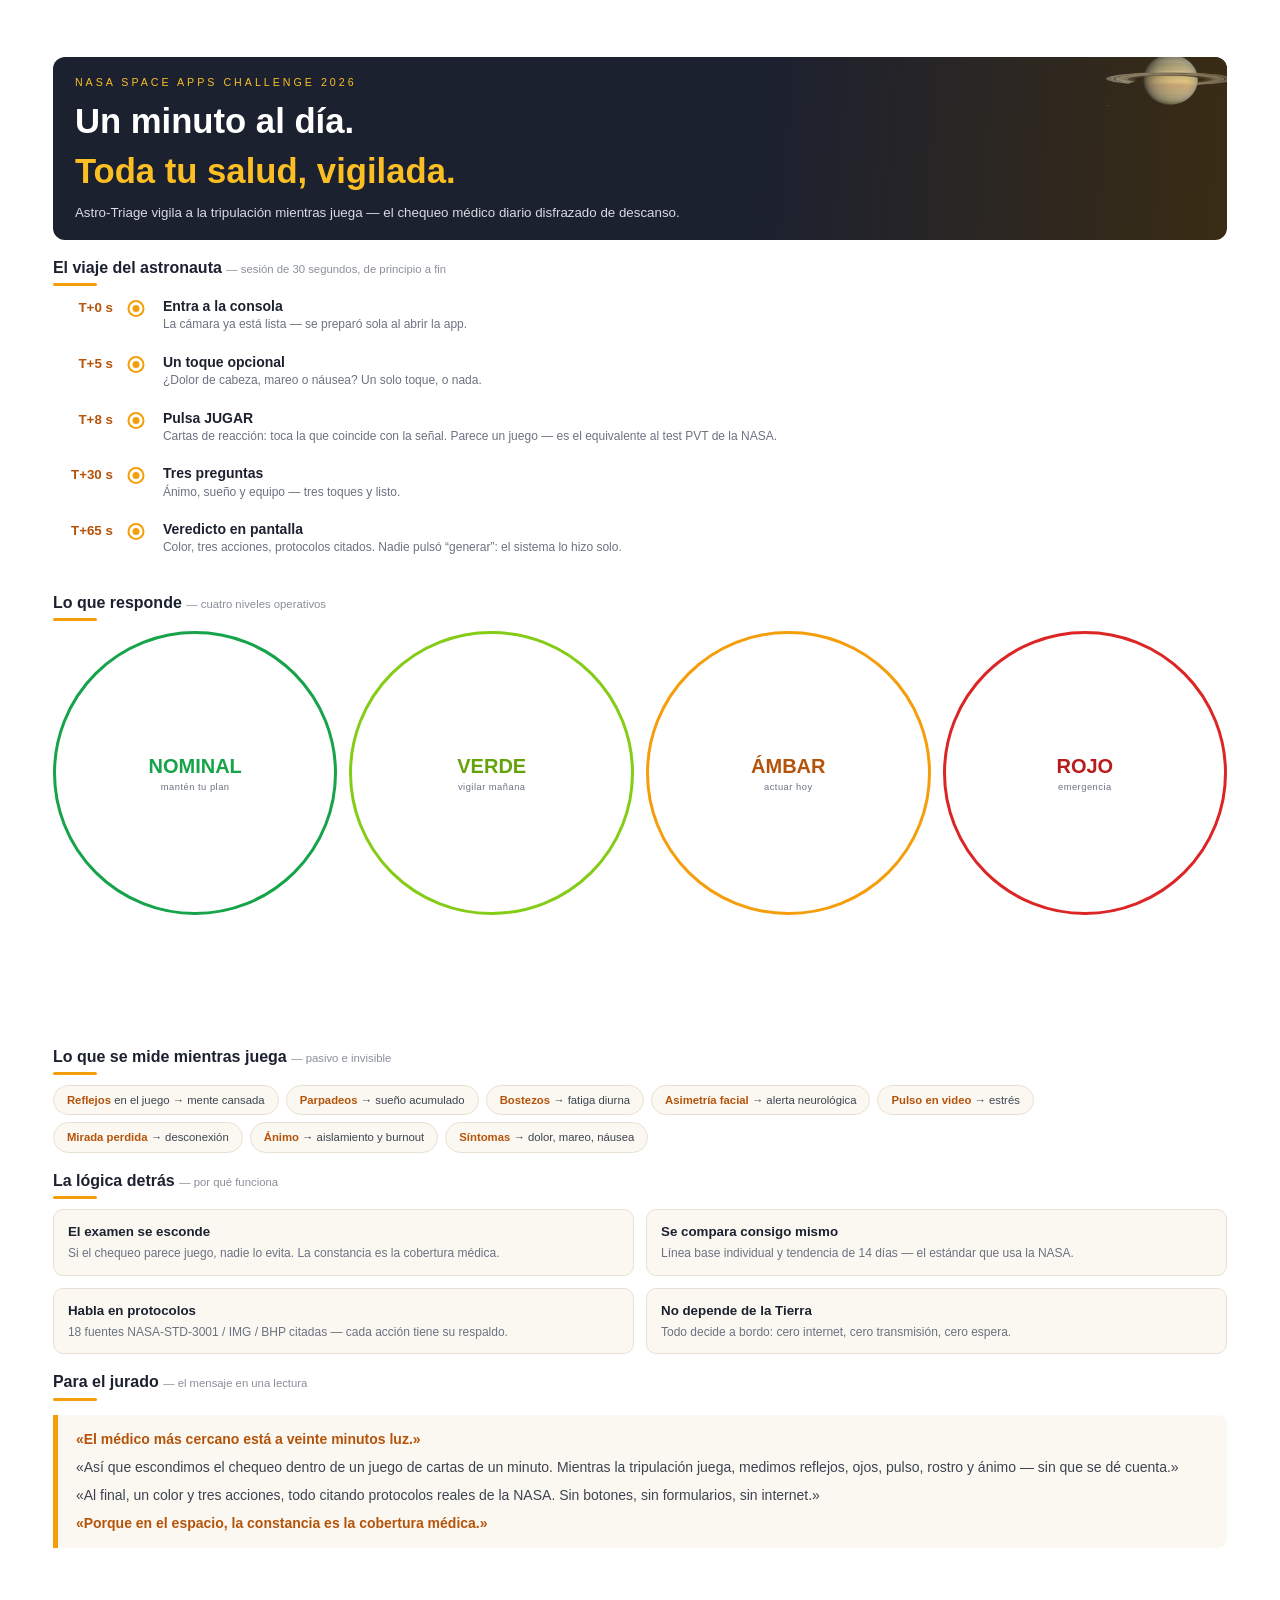
<file: docs/pitch_v4.html>
<!DOCTYPE html>
<html lang="es">
<head>
<meta charset="UTF-8">
<title>Astro-Triage — Orbit</title>
<style>
  @page { size: A4; margin: 0; }
  * { margin:0; padding:0; box-sizing:border-box; }
  body { font-family:"Segoe UI",Arial,sans-serif; color:#2b2f36; font-size:9.5pt; line-height:1.45;
         -webkit-print-color-adjust:exact; print-color-adjust:exact; }
  .page { page-break-after:always; padding:15mm 14mm; }
  .page:last-child { page-break-after:auto; }

  .band { background:linear-gradient(95deg,#1c2130 60%,#3a2c14); color:#fff; border-radius:12px;
          padding:18px 22px; position:relative; overflow:hidden; margin-bottom:16px; }
  .band img { position:absolute; right:-18px; top:-14px; width:150px; opacity:.9;
              mix-blend-mode:screen; }
  .band .k { font-size:8pt; letter-spacing:3px; color:#fbbf24; text-transform:uppercase; }
  .band h1 { font-size:26pt; font-weight:800; margin:6px 0 6px; }
  .band h1 em { font-style:normal; color:#fbbf24; }
  .band p { color:#d8dbe2; font-size:10pt; max-width:66%; }

  h2 { font-size:12pt; color:#1c2130; margin:16px 0 10px; }
  h2::after { content:""; display:block; width:44px; height:3px; background:#f59e0b; margin-top:4px; border-radius:2px; }
  h2 small { color:#8a8f99; font-weight:400; font-size:8.5pt; }

  /* línea de tiempo vertical */
  .journey { display:grid; gap:0; }
  .stop { display:grid; grid-template-columns:70px 26px 1fr; align-items:start; }
  .stop .t { text-align:right; font-weight:800; color:#b45309; font-size:10pt; padding-top:2px; padding-right:10px; }
  .stop .rail { position:relative; }
  .stop .rail::before { content:""; position:absolute; left:50%; top:0; bottom:0; width:2px; background:#e8e0d2; }
  .stop:last-child .rail::before { bottom:100%; }
  .stop .rail i { position:absolute; left:50%; top:6px; transform:translateX(-50%);
                  width:13px; height:13px; border-radius:50%; background:#f59e0b; border:3px solid #fff;
                  box-shadow:0 0 0 2px #f59e0b; }
  .stop .c { padding:0 0 18px 14px; }
  .stop .c b { display:block; color:#1c2130; font-size:10.5pt; }
  .stop .c p { color:#6b7280; font-size:9pt; max-width:92%; }

  /* badges circulares */
  .circles { display:grid; grid-template-columns:repeat(4,1fr); gap:12px; text-align:center; }
  .circle { aspect-ratio:1; border-radius:50%; display:flex; flex-direction:column;
            align-items:center; justify-content:center; border:3px solid; background:#fff; }
  .circle b { font-size:15pt; }
  .circle span { font-size:7pt; letter-spacing:.5px; color:#6b7280; padding:0 10px; }
  .c1{border-color:#16a34a;color:#16a34a}.c2{border-color:#84cc16;color:#65a30d}
  .c3{border-color:#f59e0b;color:#b45309}.c4{border-color:#dc2626;color:#b91c1c}

  /* chips */
  .chips { display:flex; flex-wrap:wrap; gap:7px; }
  .chip { border:1.5px solid #e8e0d2; background:#fbf8f2; border-radius:20px;
          padding:6px 13px; font-size:8.5pt; color:#3d4450; }
  .chip b { color:#b45309; }

  .duo { display:grid; grid-template-columns:1fr 1fr; gap:12px; }
  .panel { border:1px solid #e8e0d2; border-radius:10px; padding:12px 14px; background:#fbf8f2; }
  .panel b { color:#1c2130; display:block; font-size:10pt; margin-bottom:4px; }
  .panel p { font-size:9pt; color:#6b7280; }

  .quote { border-left:5px solid #f59e0b; background:#fbf8f2; padding:14px 18px; margin-top:14px;
           border-radius:0 10px 10px 0; font-size:10.5pt; color:#3d4450; }
  .quote p { margin-bottom:8px; }
  .quote p:last-child{margin:0}
  .quote b { color:#b45309; }
</style>
</head>
<body>

<div class="page">
  <div class="band">
    <img src="../frontend/assets/saturn.jpg" alt="">
    <div class="k">NASA Space Apps Challenge 2026</div>
    <h1>Un minuto al día.<br><em>Toda tu salud, vigilada.</em></h1>
    <p>Astro-Triage vigila a la tripulación mientras juega — el chequeo médico diario disfrazado de descanso.</p>
  </div>

  <h2>El viaje del astronauta <small>— sesión de 30 segundos, de principio a fin</small></h2>
  <div class="journey">
    <div class="stop"><div class="t">T+0 s</div><div class="rail"><i></i></div>
      <div class="c"><b>Entra a la consola</b><p>La cámara ya está lista — se preparó sola al abrir la app.</p></div></div>
    <div class="stop"><div class="t">T+5 s</div><div class="rail"><i></i></div>
      <div class="c"><b>Un toque opcional</b><p>¿Dolor de cabeza, mareo o náusea? Un solo toque, o nada.</p></div></div>
    <div class="stop"><div class="t">T+8 s</div><div class="rail"><i></i></div>
      <div class="c"><b>Pulsa JUGAR</b><p>Cartas de reacción: toca la que coincide con la señal. Parece un juego — es el equivalente al test PVT de la NASA.</p></div></div>
    <div class="stop"><div class="t">T+30 s</div><div class="rail"><i></i></div>
      <div class="c"><b>Tres preguntas</b><p>Ánimo, sueño y equipo — tres toques y listo.</p></div></div>
    <div class="stop"><div class="t">T+65 s</div><div class="rail"><i></i></div>
      <div class="c"><b>Veredicto en pantalla</b><p>Color, tres acciones, protocolos citados. Nadie pulsó “generar”: el sistema lo hizo solo.</p></div></div>
  </div>

  <h2>Lo que responde <small>— cuatro niveles operativos</small></h2>
  <div class="circles">
    <div class="circle c1"><b>NOMINAL</b><span>mantén tu plan</span></div>
    <div class="circle c2"><b>VERDE</b><span>vigilar mañana</span></div>
    <div class="circle c3"><b>ÁMBAR</b><span>actuar hoy</span></div>
    <div class="circle c4"><b>ROJO</b><span>emergencia</span></div>
  </div>
</div>

<div class="page">
  <h2>Lo que se mide mientras juega <small>— pasivo e invisible</small></h2>
  <div class="chips">
    <div class="chip"><b>Reflejos</b> en el juego → mente cansada</div>
    <div class="chip"><b>Parpadeos</b> → sueño acumulado</div>
    <div class="chip"><b>Bostezos</b> → fatiga diurna</div>
    <div class="chip"><b>Asimetría facial</b> → alerta neurológica</div>
    <div class="chip"><b>Pulso en video</b> → estrés</div>
    <div class="chip"><b>Mirada perdida</b> → desconexión</div>
    <div class="chip"><b>Ánimo</b> → aislamiento y burnout</div>
    <div class="chip"><b>Síntomas</b> → dolor, mareo, náusea</div>
  </div>

  <h2>La lógica detrás <small>— por qué funciona</small></h2>
  <div class="duo">
    <div class="panel"><b>El examen se esconde</b><p>Si el chequeo parece juego, nadie lo evita. La constancia es la cobertura médica.</p></div>
    <div class="panel"><b>Se compara consigo mismo</b><p>Línea base individual y tendencia de 14 días — el estándar que usa la NASA.</p></div>
    <div class="panel"><b>Habla en protocolos</b><p>18 fuentes NASA-STD-3001 / IMG / BHP citadas — cada acción tiene su respaldo.</p></div>
    <div class="panel"><b>No depende de la Tierra</b><p>Todo decide a bordo: cero internet, cero transmisión, cero espera.</p></div>
  </div>

  <h2>Para el jurado <small>— el mensaje en una lectura</small></h2>
  <div class="quote">
    <p><b>«El médico más cercano está a veinte minutos luz.»</b></p>
    <p>«Así que escondimos el chequeo dentro de un juego de cartas de un minuto. Mientras la tripulación juega, medimos reflejos, ojos, pulso, rostro y ánimo — sin que se dé cuenta.»</p>
    <p>«Al final, un color y tres acciones, todo citando protocolos reales de la NASA. Sin botones, sin formularios, sin internet.»</p>
    <p><b>«Porque en el espacio, la constancia es la cobertura médica.»</b></p>
  </div>
</div>

</body>
</html>
</file>
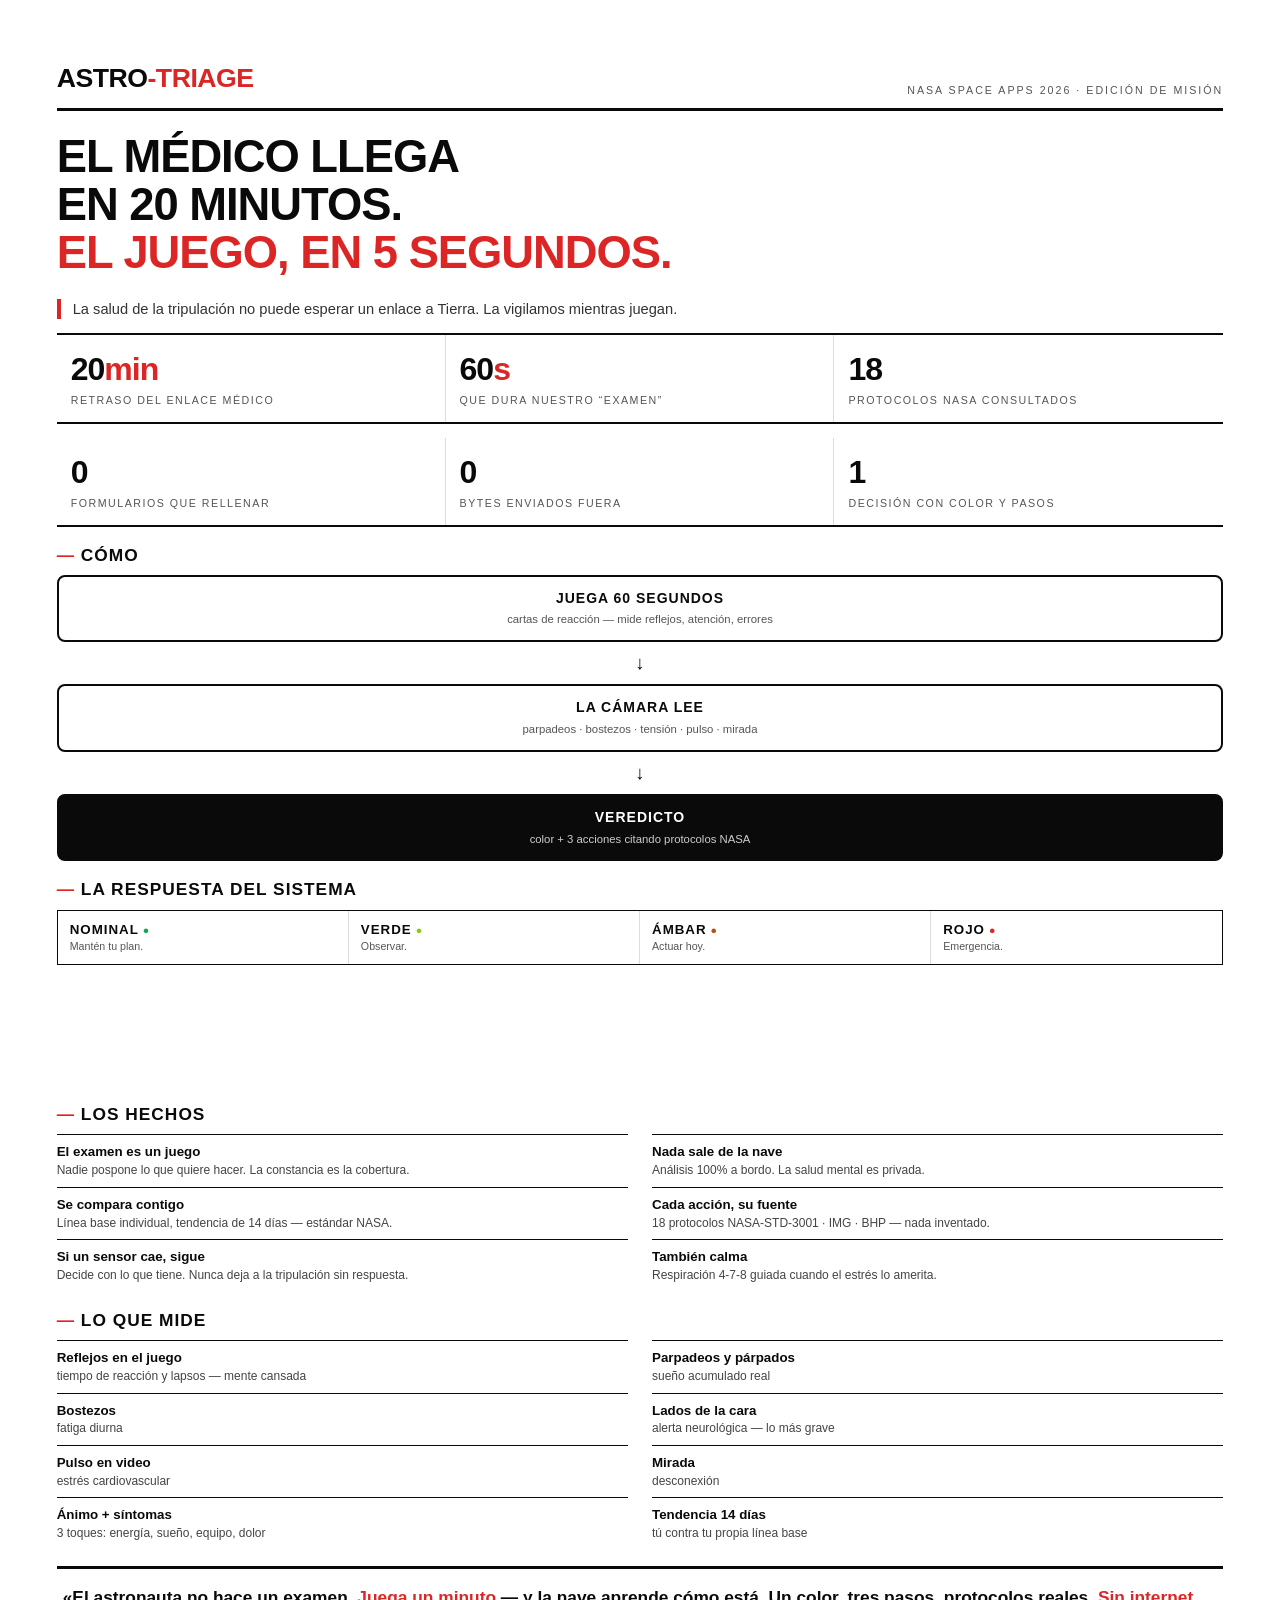
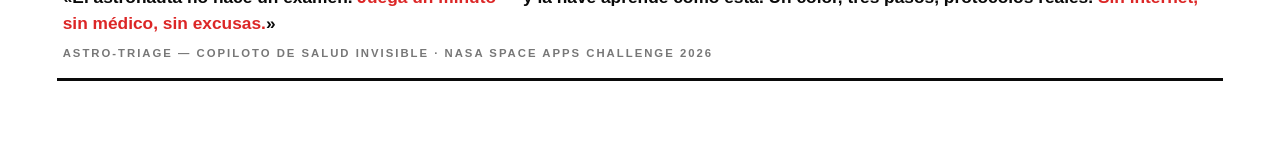
<file: docs/pitch_v5.html>
<!DOCTYPE html>
<html lang="es">
<head>
<meta charset="UTF-8">
<title>Astro-Triage — Mono</title>
<style>
  @page { size: A4; margin: 0; }
  * { margin:0; padding:0; box-sizing:border-box; }
  body { font-family:"Segoe UI",Arial,sans-serif; color:#0a0a0a; font-size:9.5pt; line-height:1.4;
         -webkit-print-color-adjust:exact; print-color-adjust:exact; }
  .page { page-break-after:always; padding:16mm 15mm; }
  .page:last-child { page-break-after:auto; }

  .masthead { border-bottom:3px solid #0a0a0a; padding-bottom:10px; margin-bottom:16px;
              display:flex; justify-content:space-between; align-items:flex-end; }
  .masthead .brand { font-size:20pt; font-weight:900; letter-spacing:-.5px; }
  .masthead .brand span { color:#dc2626; }
  .masthead .ed { font-size:8pt; text-transform:uppercase; letter-spacing:2px; color:#555; }

  h1 { font-size:34pt; font-weight:900; line-height:1.05; letter-spacing:-1px; margin:6mm 0; }
  h1 .red { color:#dc2626; }
  .lede { font-size:11pt; color:#333; max-width:82%; border-left:4px solid #dc2626; padding-left:12px; }

  .nums { display:grid; grid-template-columns:repeat(3,1fr); border-top:2px solid #0a0a0a;
          border-bottom:2px solid #0a0a0a; margin:14px 0; }
  .num { padding:12px 14px; border-right:1px solid #ddd; }
  .num:last-child { border-right:none; }
  .num b { display:block; font-size:24pt; font-weight:900; letter-spacing:-1px; }
  .num b i { font-style:normal; color:#dc2626; }
  .num span { font-size:8pt; text-transform:uppercase; letter-spacing:1.5px; color:#555; }

  h2 { font-size:13pt; font-weight:900; text-transform:uppercase; letter-spacing:1px;
       margin:16px 0 8px; }
  h2::before { content:"— "; color:#dc2626; }

  .facts { display:grid; grid-template-columns:1fr 1fr; gap:0 24px; }
  .fact { border-top:1.5px solid #0a0a0a; padding:8px 0; }
  .fact b { display:block; font-size:10pt; }
  .fact p { font-size:9pt; color:#444; }

  .diagram { display:grid; grid-template-columns:1fr 1fr; gap:24px; align-items:center; }
  .box { border:2.5px solid #0a0a0a; border-radius:8px; padding:12px 14px; text-align:center;
         font-weight:800; font-size:10.5pt; text-transform:uppercase; letter-spacing:1px; }
  .box small { display:block; font-weight:400; text-transform:none; letter-spacing:0;
               font-size:8.5pt; color:#555; margin-top:4px; }
  .flowline { display:flex; align-items:center; justify-content:center; gap:8px; margin:8px 0; }
  .flowline .bar { width:60px; height:2.5px; background:#0a0a0a; }
  .flowline .arr { font-weight:900; font-size:14pt; }

  .pull { border-top:3px solid #0a0a0a; border-bottom:3px solid #0a0a0a;
          padding:16px 6px; margin-top:16px; font-size:13pt; font-weight:700; line-height:1.5; }
  .pull .red { color:#dc2626; }
  .sig { font-size:8.5pt; color:#777; margin-top:8px; text-transform:uppercase; letter-spacing:2px; }

  .gridlines { display:grid; grid-template-columns:repeat(4,1fr); gap:0; border:1.5px solid #0a0a0a; }
  .cell { padding:10px 12px; border-right:1px solid #ddd; }
  .cell:last-child { border-right:none; }
  .cell b { display:block; font-size:10pt; letter-spacing:1px; }
  .cell.ok b::after { content:" ●"; color:#16a34a; font-size:8pt; }
  .cell.warn b::after { content:" ●"; color:#b45309; font-size:8pt; }
  .cell.bad b::after { content:" ●"; color:#dc2626; font-size:8pt; }
  .cell.note b::after { content:" ●"; color:#84cc16; font-size:8pt; }
  .cell p { font-size:8pt; color:#555; }
</style>
</head>
<body>

<div class="page">
  <div class="masthead">
    <div class="brand">ASTRO<span>-TRIAGE</span></div>
    <div class="ed">NASA Space Apps 2026 · Edición de misión</div>
  </div>

  <h1>EL MÉDICO LLEGA<br>EN 20 MINUTOS.<br><span class="red">EL JUEGO, EN 5 SEGUNDOS.</span></h1>
  <p class="lede">La salud de la tripulación no puede esperar un enlace a Tierra. La vigilamos mientras juegan.</p>

  <div class="nums">
    <div class="num"><b>20<i>min</i></b><span>retraso del enlace médico</span></div>
    <div class="num"><b>60<i>s</i></b><span>que dura nuestro “examen”</span></div>
    <div class="num"><b>18</b><span>protocolos NASA consultados</span></div>
  </div>
  <div class="nums" style="border-top:none">
    <div class="num"><b>0</b><span>formularios que rellenar</span></div>
    <div class="num"><b>0</b><span>bytes enviados fuera</span></div>
    <div class="num"><b>1</b><span>decisión con color y pasos</span></div>
  </div>

  <h2>Cómo</h2>
  <div>
    <div class="box">JUEGA 60 SEGUNDOS<small>cartas de reacción — mide reflejos, atención, errores</small></div>
    <div class="flowline"><span class="arr">↓</span></div>
    <div class="box">LA CÁMARA LEE<small>parpadeos · bostezos · tensión · pulso · mirada</small></div>
    <div class="flowline"><span class="arr">↓</span></div>
    <div class="box" style="background:#0a0a0a;color:#fff">VEREDICTO<small style="color:#ccc">color + 3 acciones citando protocolos NASA</small></div>
  </div>

  <h2>La respuesta del sistema</h2>
  <div class="gridlines">
    <div class="cell ok"><b>NOMINAL</b><p>Mantén tu plan.</p></div>
    <div class="cell note"><b>VERDE</b><p>Observar.</p></div>
    <div class="cell warn"><b>ÁMBAR</b><p>Actuar hoy.</p></div>
    <div class="cell bad"><b>ROJO</b><p>Emergencia.</p></div>
  </div>
</div>

<div class="page">
  <h2>Los hechos</h2>
  <div class="facts">
    <div class="fact"><b>El examen es un juego</b><p>Nadie pospone lo que quiere hacer. La constancia es la cobertura.</p></div>
    <div class="fact"><b>Nada sale de la nave</b><p>Análisis 100% a bordo. La salud mental es privada.</p></div>
    <div class="fact"><b>Se compara contigo</b><p>Línea base individual, tendencia de 14 días — estándar NASA.</p></div>
    <div class="fact"><b>Cada acción, su fuente</b><p>18 protocolos NASA-STD-3001 · IMG · BHP — nada inventado.</p></div>
    <div class="fact"><b>Si un sensor cae, sigue</b><p>Decide con lo que tiene. Nunca deja a la tripulación sin respuesta.</p></div>
    <div class="fact"><b>También calma</b><p>Respiración 4-7-8 guiada cuando el estrés lo amerita.</p></div>
  </div>

  <h2>Lo que mide</h2>
  <div class="facts">
    <div class="fact"><b>Reflejos en el juego</b><p>tiempo de reacción y lapsos — mente cansada</p></div>
    <div class="fact"><b>Parpadeos y párpados</b><p>sueño acumulado real</p></div>
    <div class="fact"><b>Bostezos</b><p>fatiga diurna</p></div>
    <div class="fact"><b>Lados de la cara</b><p>alerta neurológica — lo más grave</p></div>
    <div class="fact"><b>Pulso en video</b><p>estrés cardiovascular</p></div>
    <div class="fact"><b>Mirada</b><p>desconexión</p></div>
    <div class="fact"><b>Ánimo + síntomas</b><p>3 toques: energía, sueño, equipo, dolor</p></div>
    <div class="fact"><b>Tendencia 14 días</b><p>tú contra tu propia línea base</p></div>
  </div>

  <div class="pull">
    «El astronauta no hace un examen. <span class="red">Juega un minuto</span> — y la nave aprende cómo está. Un color, tres pasos, protocolos reales. <span class="red">Sin internet, sin médico, sin excusas.</span>»
    <div class="sig">Astro-Triage — copiloto de salud invisible · NASA Space Apps Challenge 2026</div>
  </div>
</div>

</body>
</html>
</file>
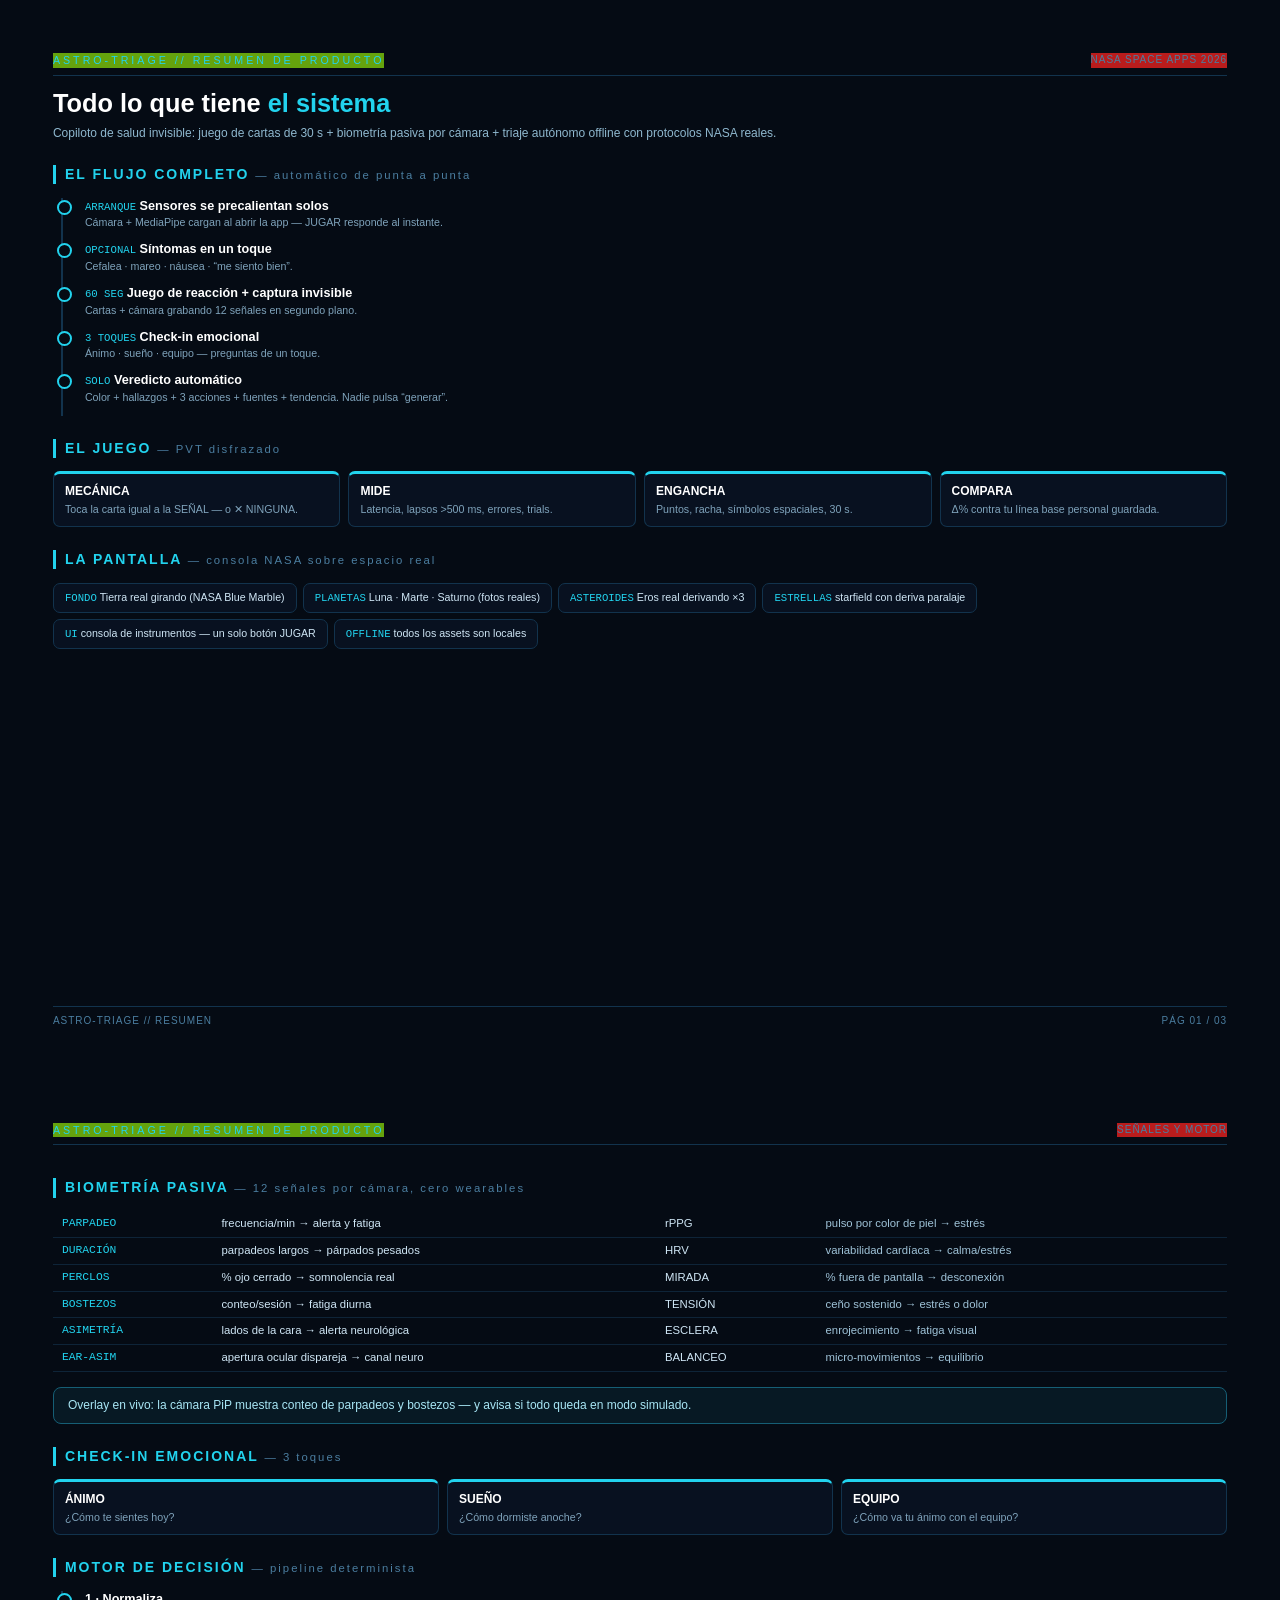
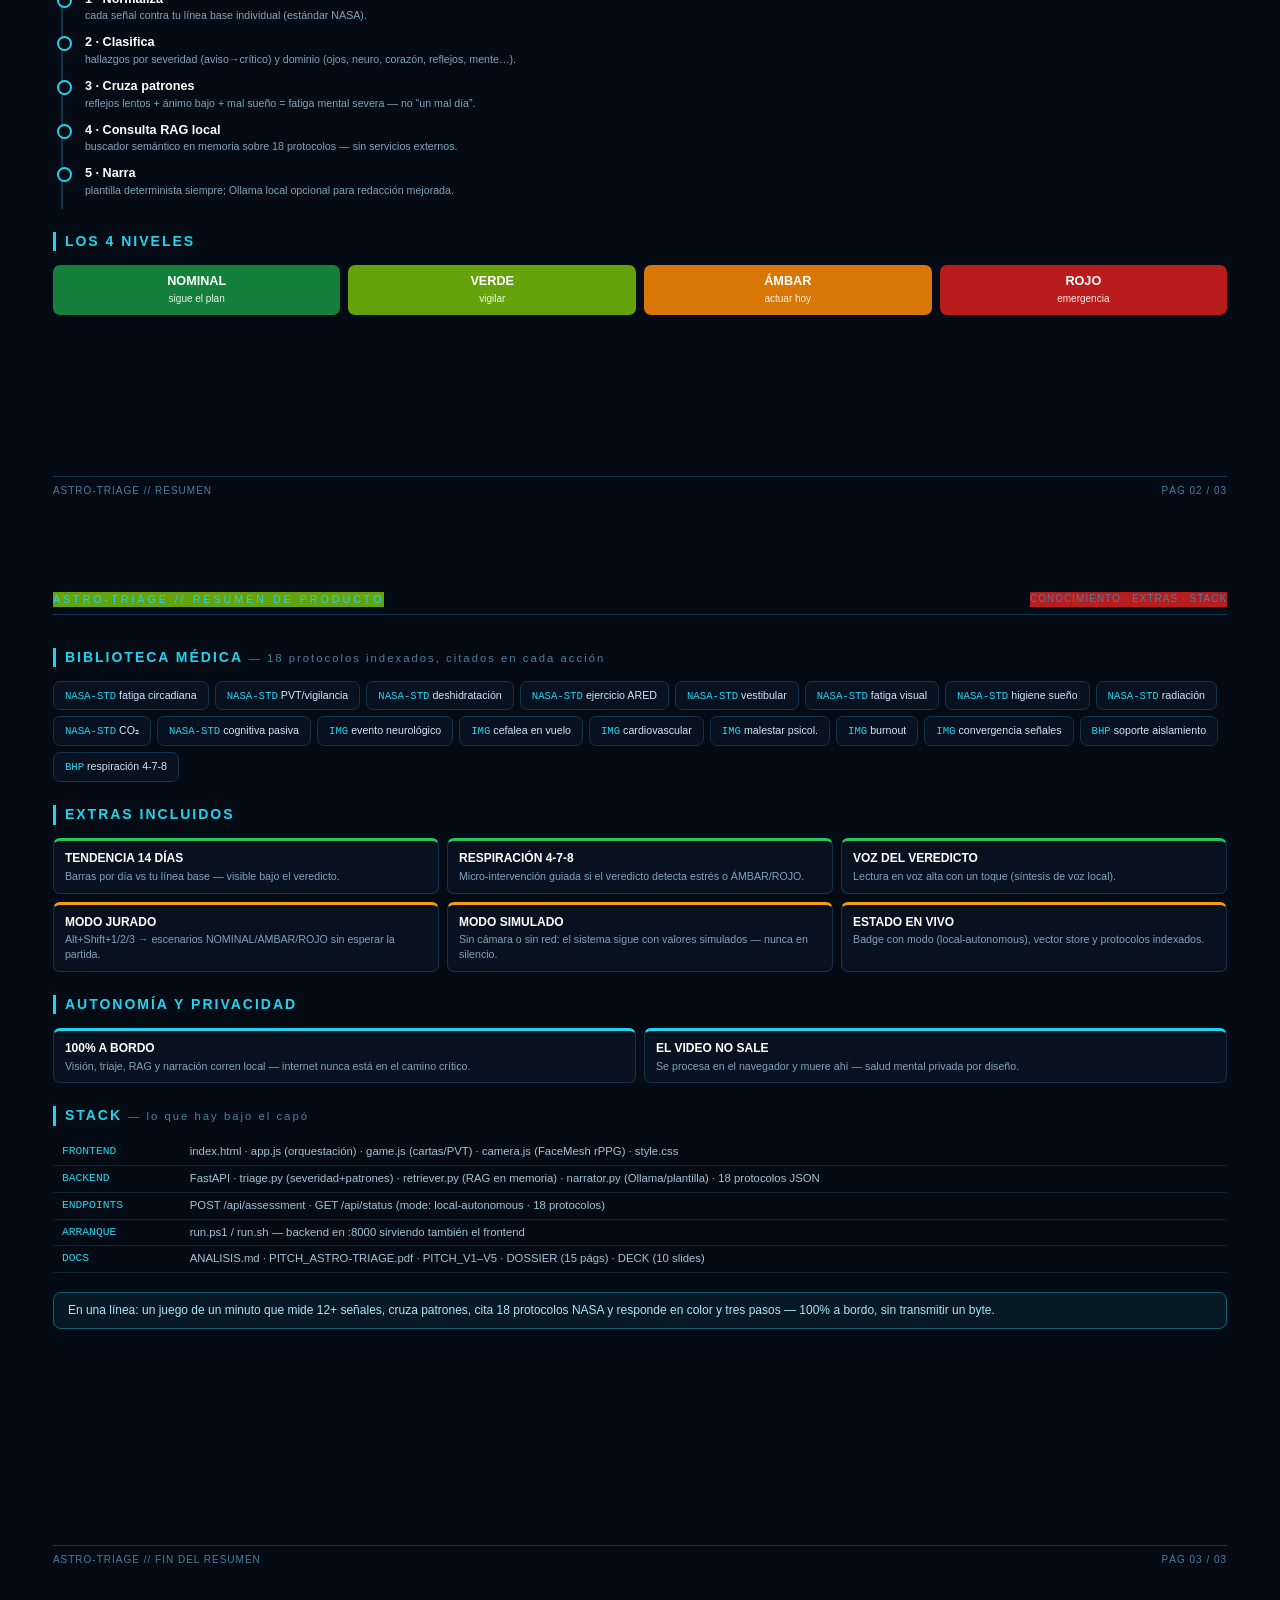
<file: docs/resumen.html>
<!DOCTYPE html>
<html lang="es">
<head>
<meta charset="UTF-8">
<title>Astro-Triage — Resumen completo</title>
<style>
  @page { size: A4; margin: 0; }
  * { margin:0; padding:0; box-sizing:border-box; }
  body { font-family:"Segoe UI",Arial,sans-serif; background:#050b14; color:#cfe6f5;
         font-size:9pt; line-height:1.4; -webkit-print-color-adjust:exact; print-color-adjust:exact; }
  .page { page-break-after:always; padding:14mm 14mm 11mm; min-height:283mm; display:flex; flex-direction:column; }
  .page:last-child { page-break-after:auto; }

  .topbar { display:flex; justify-content:space-between; border-bottom:1px solid #12334d;
            padding-bottom:7px; margin-bottom:10px; }
  .topbar .l { color:#22d3ee; font-size:8pt; letter-spacing:3px; }
  .topbar .r { color:#4b7ea0; font-size:7.5pt; letter-spacing:1px; }
  .foot { margin-top:auto; border-top:1px solid #12334d; padding-top:7px; color:#4b7ea0;
          font-size:7.5pt; letter-spacing:1px; display:flex; justify-content:space-between; }

  h1 { font-size:24pt; font-weight:800; color:#fff; }
  h1 em { font-style:normal; color:#22d3ee; }
  h2 { font-size:10.5pt; color:#22d3ee; letter-spacing:2px; text-transform:uppercase;
       border-left:3px solid #22d3ee; padding-left:9px; margin:6mm 0 3.5mm; }
  h2 .sub { color:#4b7ea0; font-weight:400; text-transform:none; font-size:8.5pt; }

  .cards { display:grid; gap:8px; }
  .c2{grid-template-columns:1fr 1fr} .c3{grid-template-columns:repeat(3,1fr)} .c4{grid-template-columns:repeat(4,1fr)}
  .c { border:1px solid #12334d; border-radius:7px; padding:9px 11px; background:#081120; }
  .c.cyan{border-top:3px solid #22d3ee} .c.green{border-top:3px solid #22c55e}
  .c.amber{border-top:3px solid #f59e0b} .c.red{border-top:3px solid #ef4444}
  .c b { color:#fff; display:block; font-size:9pt; margin-bottom:2px; }
  .c p { font-size:8pt; color:#7fa3bb; }

  .chips { display:flex; flex-wrap:wrap; gap:6px; }
  .chip { border:1px solid #12334d; background:#081120; border-radius:7px; padding:6px 11px; font-size:8pt; }
  .chip b { color:#22d3ee; font-family:Consolas,monospace; font-weight:400; }

  .tele { width:100%; border-collapse:collapse; }
  .tele td { border-bottom:1px solid #0e2438; padding:5px 9px; font-size:8.5pt; vertical-align:top; }
  .tele td:first-child { color:#22d3ee; font-family:Consolas,monospace; white-space:nowrap; }
  .tele td:last-child { color:#9fc3d8; }

  .seq { border-left:2px solid #12334d; margin-left:8px; }
  .ev { position:relative; padding:0 0 11px 22px; }
  .ev::before { content:""; position:absolute; left:-6px; top:2px; width:11px; height:11px;
                border-radius:50%; background:#050b14; border:2px solid #22d3ee; }
  .ev .t0 { font-family:Consolas,monospace; color:#22d3ee; font-size:8pt; }
  .ev b { color:#fff; font-size:9.5pt; }
  .ev p { font-size:8pt; color:#7fa3bb; }

  .callout { border:1px solid #155e75; background:rgba(34,211,238,.07); border-radius:8px;
             padding:9px 14px; font-size:9pt; color:#a8e6f5; }
  .lvlbar { display:grid; grid-template-columns:repeat(4,1fr); gap:8px; }
  .lvl { border-radius:7px; padding:8px 10px; color:#fff; text-align:center; }
  .lvl b { display:block; font-size:9.5pt; } .lvl span { font-size:7.5pt; opacity:.9; }
  .g{background:#15803d}.l{background:#65a30d}.a{background:#d97706}.r{background:#b91c1c}
</style>
</head>
<body>

<!-- ======= PÁG 1 · QUÉ ES + FLUJO + JUEGO ======= -->
<div class="page">
  <div class="topbar"><span class="l">ASTRO-TRIAGE // RESUMEN DE PRODUCTO</span><span class="r">NASA SPACE APPS 2026</span></div>
  <h1 style="font-size:19pt">Todo lo que tiene <em>el sistema</em></h1>
  <p style="color:#8fb8cf;margin-top:4px">Copiloto de salud invisible: juego de cartas de 30 s + biometría pasiva por cámara + triaje autónomo offline con protocolos NASA reales.</p>

  <h2>El flujo completo <span class="sub">— automático de punta a punta</span></h2>
  <div class="seq">
    <div class="ev"><span class="t0">ARRANQUE</span><b> Sensores se precalientan solos</b><p>Cámara + MediaPipe cargan al abrir la app — JUGAR responde al instante.</p></div>
    <div class="ev"><span class="t0">OPCIONAL</span><b> Síntomas en un toque</b><p>Cefalea · mareo · náusea · “me siento bien”.</p></div>
    <div class="ev"><span class="t0">60 SEG</span><b> Juego de reacción + captura invisible</b><p>Cartas + cámara grabando 12 señales en segundo plano.</p></div>
    <div class="ev"><span class="t0">3 TOQUES</span><b> Check-in emocional</b><p>Ánimo · sueño · equipo — preguntas de un toque.</p></div>
    <div class="ev"><span class="t0">SOLO</span><b> Veredicto automático</b><p>Color + hallazgos + 3 acciones + fuentes + tendencia. Nadie pulsa “generar”.</p></div>
  </div>

  <h2>El juego <span class="sub">— PVT disfrazado</span></h2>
  <div class="cards c4">
    <div class="c cyan"><b>MECÁNICA</b><p>Toca la carta igual a la SEÑAL — o ✕ NINGUNA.</p></div>
    <div class="c cyan"><b>MIDE</b><p>Latencia, lapsos &gt;500 ms, errores, trials.</p></div>
    <div class="c cyan"><b>ENGANCHA</b><p>Puntos, racha, símbolos espaciales, 30 s.</p></div>
    <div class="c cyan"><b>COMPARA</b><p>Δ% contra tu línea base personal guardada.</p></div>
  </div>

  <h2>La pantalla <span class="sub">— consola NASA sobre espacio real</span></h2>
  <div class="chips">
    <div class="chip"><b>FONDO</b> Tierra real girando (NASA Blue Marble)</div>
    <div class="chip"><b>PLANETAS</b> Luna · Marte · Saturno (fotos reales)</div>
    <div class="chip"><b>ASTEROIDES</b> Eros real derivando ×3</div>
    <div class="chip"><b>ESTRELLAS</b> starfield con deriva paralaje</div>
    <div class="chip"><b>UI</b> consola de instrumentos — un solo botón JUGAR</div>
    <div class="chip"><b>OFFLINE</b> todos los assets son locales</div>
  </div>
  <div class="foot"><span>ASTRO-TRIAGE // RESUMEN</span><span>PÁG 01 / 03</span></div>
</div>

<!-- ======= PÁG 2 · SENSORES + CHECK-IN + MOTOR ======= -->
<div class="page">
  <div class="topbar"><span class="l">ASTRO-TRIAGE // RESUMEN DE PRODUCTO</span><span class="r">SEÑALES Y MOTOR</span></div>

  <h2>Biometría pasiva <span class="sub">— 12 señales por cámara, cero wearables</span></h2>
  <table class="tele">
    <tr><td>PARPADEO</td><td>frecuencia/min → alerta y fatiga</td><td>rPPG</td><td>pulso por color de piel → estrés</td></tr>
    <tr><td>DURACIÓN</td><td>parpadeos largos → párpados pesados</td><td>HRV</td><td>variabilidad cardíaca → calma/estrés</td></tr>
    <tr><td>PERCLOS</td><td>% ojo cerrado → somnolencia real</td><td>MIRADA</td><td>% fuera de pantalla → desconexión</td></tr>
    <tr><td>BOSTEZOS</td><td>conteo/sesión → fatiga diurna</td><td>TENSIÓN</td><td>ceño sostenido → estrés o dolor</td></tr>
    <tr><td>ASIMETRÍA</td><td>lados de la cara → alerta neurológica</td><td>ESCLERA</td><td>enrojecimiento → fatiga visual</td></tr>
    <tr><td>EAR-ASIM</td><td>apertura ocular dispareja → canal neuro</td><td>BALANCEO</td><td>micro-movimientos → equilibrio</td></tr>
  </table>
  <div class="callout" style="margin-top:4mm">Overlay en vivo: la cámara PiP muestra conteo de parpadeos y bostezos — y avisa si todo queda en modo simulado.</div>

  <h2>Check-in emocional <span class="sub">— 3 toques</span></h2>
  <div class="cards c3">
    <div class="c cyan"><b>ÁNIMO</b><p>¿Cómo te sientes hoy?</p></div>
    <div class="c cyan"><b>SUEÑO</b><p>¿Cómo dormiste anoche?</p></div>
    <div class="c cyan"><b>EQUIPO</b><p>¿Cómo va tu ánimo con el equipo?</p></div>
  </div>

  <h2>Motor de decisión <span class="sub">— pipeline determinista</span></h2>
  <div class="seq">
    <div class="ev"><b>1 · Normaliza</b><p>cada señal contra tu línea base individual (estándar NASA).</p></div>
    <div class="ev"><b>2 · Clasifica</b><p>hallazgos por severidad (aviso→crítico) y dominio (ojos, neuro, corazón, reflejos, mente…).</p></div>
    <div class="ev"><b>3 · Cruza patrones</b><p>reflejos lentos + ánimo bajo + mal sueño = fatiga mental severa — no “un mal día”.</p></div>
    <div class="ev"><b>4 · Consulta RAG local</b><p>buscador semántico en memoria sobre 18 protocolos — sin servicios externos.</p></div>
    <div class="ev"><b>5 · Narra</b><p>plantilla determinista siempre; Ollama local opcional para redacción mejorada.</p></div>
  </div>

  <h2>Los 4 niveles</h2>
  <div class="lvlbar">
    <div class="lvl g"><b>NOMINAL</b><span>sigue el plan</span></div>
    <div class="lvl l"><b>VERDE</b><span>vigilar</span></div>
    <div class="lvl a"><b>ÁMBAR</b><span>actuar hoy</span></div>
    <div class="lvl r"><b>ROJO</b><span>emergencia</span></div>
  </div>
  <div class="foot"><span>ASTRO-TRIAGE // RESUMEN</span><span>PÁG 02 / 03</span></div>
</div>

<!-- ======= PÁG 3 · CONOCIMIENTO + EXTRAS + STACK ======= -->
<div class="page">
  <div class="topbar"><span class="l">ASTRO-TRIAGE // RESUMEN DE PRODUCTO</span><span class="r">CONOCIMIENTO · EXTRAS · STACK</span></div>

  <h2>Biblioteca médica <span class="sub">— 18 protocolos indexados, citados en cada acción</span></h2>
  <div class="chips">
    <div class="chip"><b>NASA-STD</b> fatiga circadiana</div>
    <div class="chip"><b>NASA-STD</b> PVT/vigilancia</div>
    <div class="chip"><b>NASA-STD</b> deshidratación</div>
    <div class="chip"><b>NASA-STD</b> ejercicio ARED</div>
    <div class="chip"><b>NASA-STD</b> vestibular</div>
    <div class="chip"><b>NASA-STD</b> fatiga visual</div>
    <div class="chip"><b>NASA-STD</b> higiene sueño</div>
    <div class="chip"><b>NASA-STD</b> radiación</div>
    <div class="chip"><b>NASA-STD</b> CO₂</div>
    <div class="chip"><b>NASA-STD</b> cognitiva pasiva</div>
    <div class="chip"><b>IMG</b> evento neurológico</div>
    <div class="chip"><b>IMG</b> cefalea en vuelo</div>
    <div class="chip"><b>IMG</b> cardiovascular</div>
    <div class="chip"><b>IMG</b> malestar psicol.</div>
    <div class="chip"><b>IMG</b> burnout</div>
    <div class="chip"><b>IMG</b> convergencia señales</div>
    <div class="chip"><b>BHP</b> soporte aislamiento</div>
    <div class="chip"><b>BHP</b> respiración 4-7-8</div>
  </div>

  <h2>Extras incluidos</h2>
  <div class="cards c3">
    <div class="c green"><b>TENDENCIA 14 DÍAS</b><p>Barras por día vs tu línea base — visible bajo el veredicto.</p></div>
    <div class="c green"><b>RESPIRACIÓN 4-7-8</b><p>Micro-intervención guiada si el veredicto detecta estrés o ÁMBAR/ROJO.</p></div>
    <div class="c green"><b>VOZ DEL VEREDICTO</b><p>Lectura en voz alta con un toque (síntesis de voz local).</p></div>
    <div class="c amber"><b>MODO JURADO</b><p>Alt+Shift+1/2/3 → escenarios NOMINAL/ÁMBAR/ROJO sin esperar la partida.</p></div>
    <div class="c amber"><b>MODO SIMULADO</b><p>Sin cámara o sin red: el sistema sigue con valores simulados — nunca en silencio.</p></div>
    <div class="c amber"><b>ESTADO EN VIVO</b><p>Badge con modo (local-autonomous), vector store y protocolos indexados.</p></div>
  </div>

  <h2>Autonomía y privacidad</h2>
  <div class="cards c2">
    <div class="c cyan"><b>100% A BORDO</b><p>Visión, triaje, RAG y narración corren local — internet nunca está en el camino crítico.</p></div>
    <div class="c cyan"><b>EL VIDEO NO SALE</b><p>Se procesa en el navegador y muere ahí — salud mental privada por diseño.</p></div>
  </div>

  <h2>Stack <span class="sub">— lo que hay bajo el capó</span></h2>
  <table class="tele">
    <tr><td>FRONTEND</td><td>index.html · app.js (orquestación) · game.js (cartas/PVT) · camera.js (FaceMesh rPPG) · style.css</td></tr>
    <tr><td>BACKEND</td><td>FastAPI · triage.py (severidad+patrones) · retriever.py (RAG en memoria) · narrator.py (Ollama/plantilla) · 18 protocolos JSON</td></tr>
    <tr><td>ENDPOINTS</td><td>POST /api/assessment · GET /api/status (mode: local-autonomous · 18 protocolos)</td></tr>
    <tr><td>ARRANQUE</td><td>run.ps1 / run.sh — backend en :8000 sirviendo también el frontend</td></tr>
    <tr><td>DOCS</td><td>ANALISIS.md · PITCH_ASTRO-TRIAGE.pdf · PITCH_V1–V5 · DOSSIER (15 págs) · DECK (10 slides)</td></tr>
  </table>

  <div class="callout" style="margin-top:5mm">En una línea: un juego de un minuto que mide 12+ señales, cruza patrones, cita 18 protocolos NASA y responde en color y tres pasos — 100% a bordo, sin transmitir un byte.</div>
  <div class="foot"><span>ASTRO-TRIAGE // FIN DEL RESUMEN</span><span>PÁG 03 / 03</span></div>
</div>

</body>
</html>
</file>
